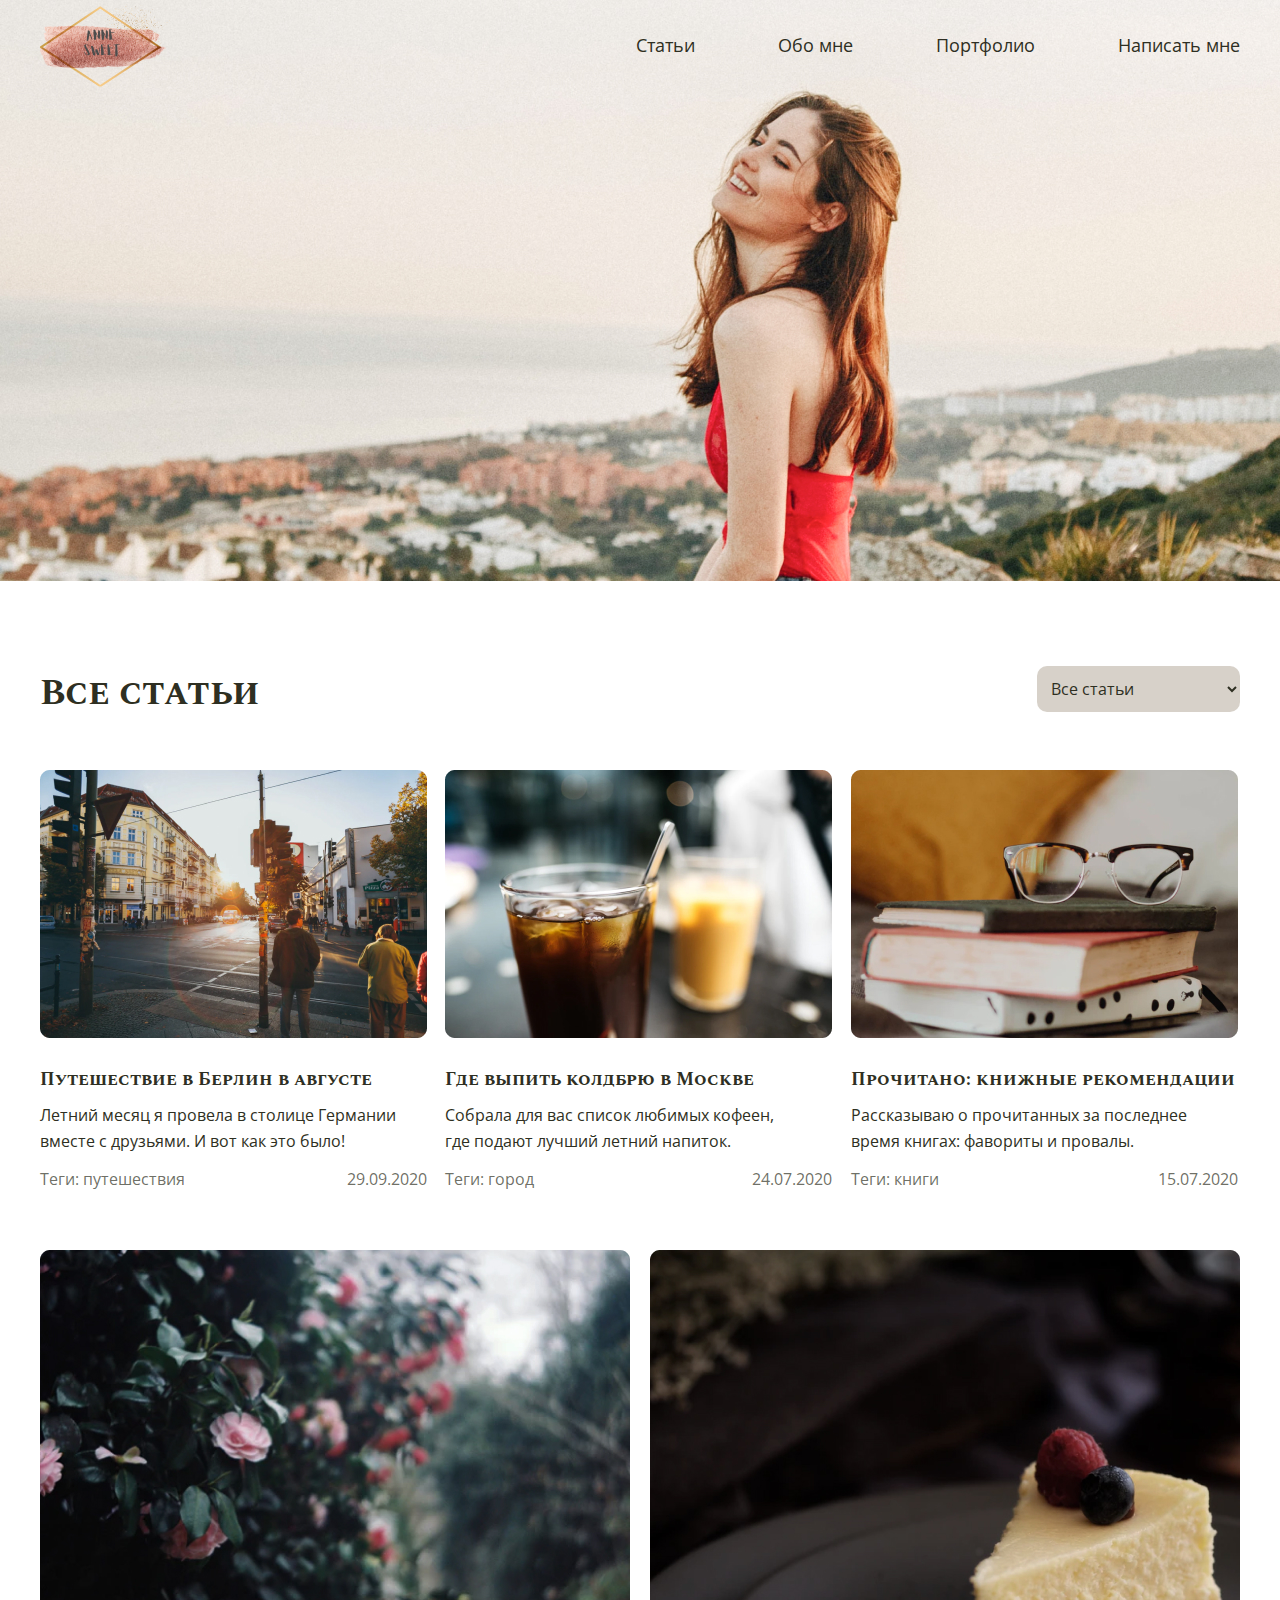
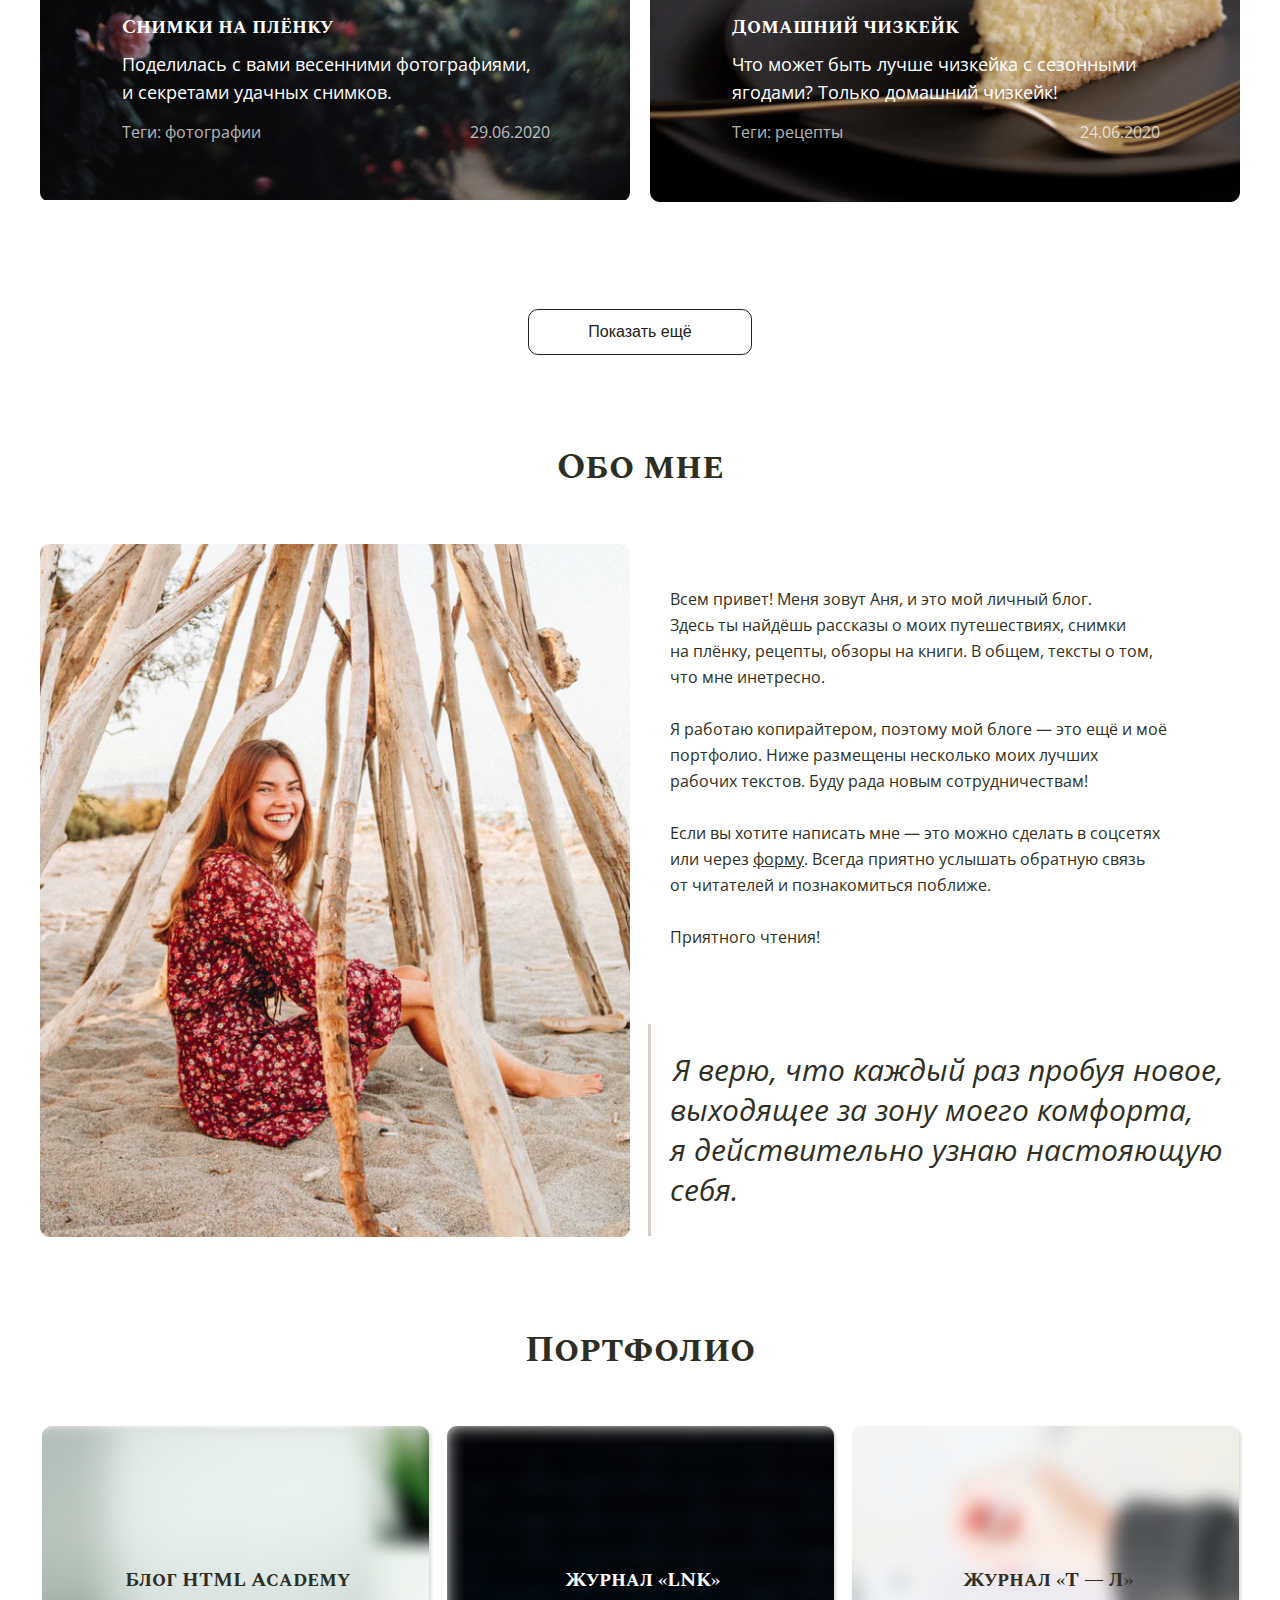
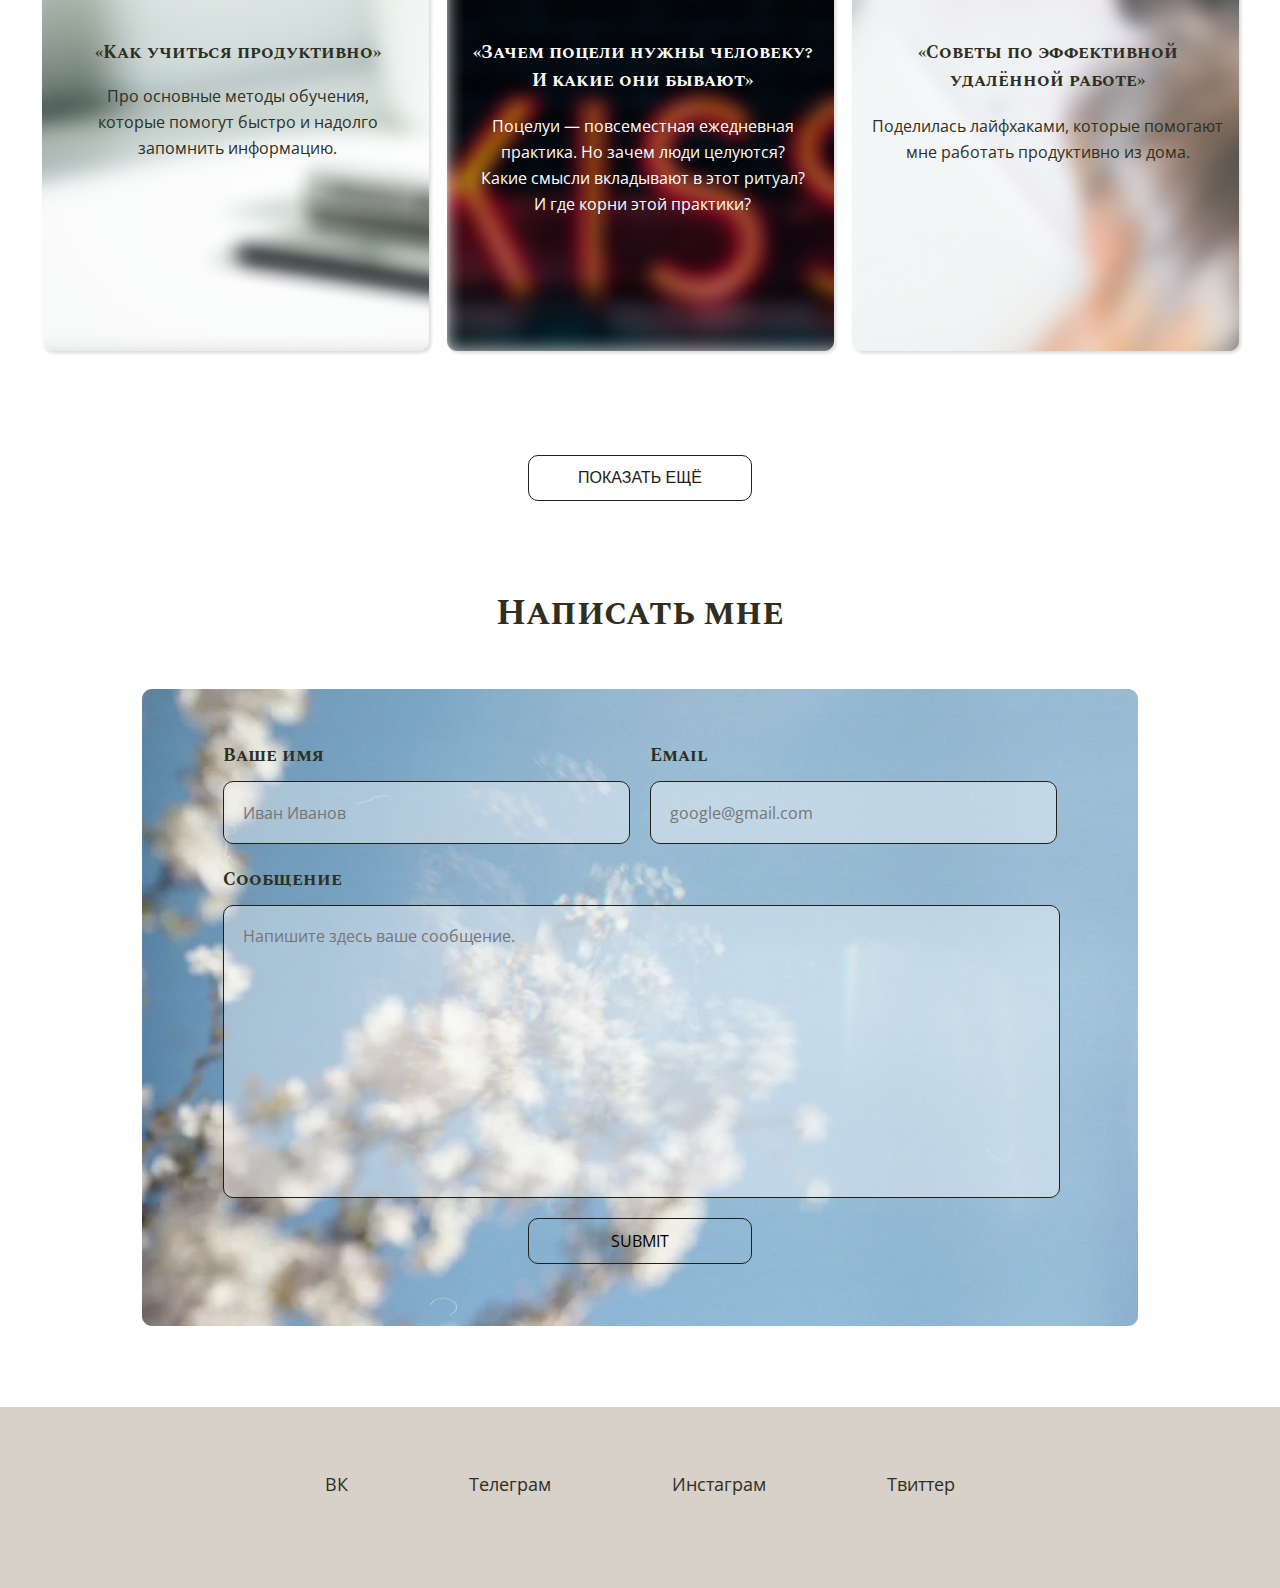
<file: HTMLAcademy/index.html>
<!DOCTYPE html>
<html lang="ru">
	<head>
		<meta charset="UTF-8">
		<link rel="stylesheet" type="text/css" href="style.css">
		<title>Index</title>
		<link href="https://fonts.googleapis.com/css2?family=Open+Sans:ital@0;1&family=Spectral+SC:wght@400;700&display=swap" rel="stylesheet">
	</head>
	<body>
		<div class="intro">
			<header class="header container">
					<div class="logo"></div>
					<nav class="nav">
						<div class="nav_item"><a href="#articles_section">Статьи</a></div>
						<div class="nav_item"><a href="#about_me">Обо мне</a></div>
						<div class="nav_item"><a href="#portfolio">Портфолио</a></div>
						<div class="nav_item"><a href="#write_me">Написать мне</a></div>
					</nav>
			</header>
		</div>

		<main class="main container">

			<section class="articles_section" id="articles_section">

				<header class="articles_header">
					<h2>Все статьи</h2>
					<select class="select" >
						<option value="city">Город</option>
						<option value="books">Книги</option>
						<option value="travels">Путешествия</option>
						<option value="recipes">Рецепты</option>
						<option value="photos">Фотографии</option>
						<option value="all" selected>Все статьи</option>
					</select>
				</header>

				<div class="articles">

					<article class="article_item" data-category="travels">
						<a href="post.html">
							<img src="images/travels.jpg">
						</a>
						<h4 class="article_title">
							<a href="post.html">Путешествие в Берлин в августе</a>
						</h4>
						<p class="article_description">
							Летний месяц я провела в столице Германии вместе с друзьями. И вот как это было!
						</p>
						<div class="article_info">
							<span class="article_tags">
								Теги: путешествия
							</span>
							<span><time>
								29.09.2020
							</time></span>
						</div>
					</article>

					<article class="article_item" data-category="city">
						<a href="post.html">
							<img src="images/city.jpg">
						</a>
						<h4 class="article_title">
							<a href="post.html">Где выпить колдбрю в Москве</a>
						</h4>
						<p class="article_description">
							Собрала для вас список любимых кофеен, где подают лучший летний напиток.
						</p>
						<div class="article_info">
							<span class="article_tags">
								Теги: город
							</span>
							<span><time>
								24.07.2020
							</time></span>
						</div>	
					</article>

					<article class="article_item" data-category="books">
						<a href="post.html">
							<img src="images/books.jpg">
						</a>
						<h4 class="article_title">
							<a href="post.html">Прочитано: книжные рекомендации</a>
						</h4>
						<p class="article_description">
							Рассказываю о прочитанных за последнее время книгах: фавориты и провалы.
						</p>
						<div class="article_info">
							<span class="article_tags">
								Теги: книги
							</span>
							<span><time>
								15.07.2020
							</time></span>
						</div>
					</article>

					<article class="article_item" data-category="photos">
						<a href="post.html">
							<img src="images/photos.jpg">
						</a>
						<h3 class="article_title">
							<a href="post.html">Снимки на плёнку</a>
						</h3>
						<p class="article_description">
							Поделилась с вами весенними фотографиями, и секретами удачных снимков.
						</p>
						<div class="article_info">
							<span class="article_tags">
								Теги: фотографии
							</span>
							<span><time>
								29.06.2020
							</time></span>
						</div>
					</article>

					<article class="article_item" data-category="recipes">
						<a href="post.html">
							<img src="images/recipes.jpg">
						</a>
						<h3 class="article_title">
							<a href="post.html">Домашний чизкейк</a>
						</h3>
						<p class="article_description">
							Что может быть лучше чизкейка с сезонными ягодами? Только домашний чизкейк!
						</p>
						<div class="article_info">
							<span class="article_tags">
								Теги: рецепты
							</span>
							<span><time>
								24.06.2020
							</time></span>
						</div>
					</article>

				</div> <!-- articles -->
				<div class="button">
					<button class="btn">Показать ещё</button>
				</div>
			</section> <!-- article_section -->


			<section class="about_me" id="about_me">
				<h2>Обо мне</h2>
				<img src="images/about_me.jpg" alt="" class="about_img">
				<div class="about_text">
					<p>
						Всем привет! Меня зовут Аня, и это мой личный блог.<br> Здесь ты найдёшь рассказы о моих путешествиях, снимки<br> на плёнку, рецепты, обзоры на книги. В общем, тексты о том,<br> что мне инетресно.
					</p>
					<p>
						Я работаю копирайтером, поэтому мой блоге — это ещё и моё портфолио. Ниже размещены несколько моих лучших<br> рабочих текстов. Буду рада новым сотрудничествам!
					</p>
					<p>
						Если вы хотите написать мне — это можно сделать в соцсетях<br> или через <a href="#write_me">форму</a>. Всегда приятно услышать обратную связь<br> от читателей и познакомиться поближе.
					</p>
					<p>
						Приятного чтения!
					</p>
					<blockquote>
						Я верю, что каждый раз пробуя новое, выходящее за зону моего комфорта,<br> я действительно узнаю настояющую себя. 
					</blockquote>
			</div>
			</section> <!-- about_me -->


			<section class="portfolio" id="portfolio">
				<h2>Портфолио</h2>
				<div class="posts">

					<div class="post">
						<img src="images/blog.jpg" alt="">
						<h3>Блог HTML Academy</h3>
						<h4>«Как учиться продуктивно»</h4>
						<p>Про основные методы обучения,<br> которые помогут быстро и надолго<br> запомнить информацию.</p>
					</div>

					<div class="post">
						<img src="images/magazine.jpg" alt="">
						<h3>Журнал «LNK»</h3>
						<h4>«Зачем поцели нужны человеку?<br> И какие они бывают»</h4>
						<p>Поцелуи — повсеместная ежедневная<br> практика. Но зачем люди целуются?<br> Какие смысли вкладывают в этот ритуал?<br> И где корни этой практики?</p>
					</div>

					<div class="post">
						<img src="images/magazine2.jpg" alt="">
						<h3>Журнал «Т — Л»</h3>
						<h4>«Советы по эффективной<br> удалённой работе»</h4>
						<p>Поделилась лайфхаками, которые помогают<br> мне работать продуктивно из дома.</p>
					</div>

				</div>

				<div class="button">
					<button class="btn">Показать ещё</button>
				</div>
			</section> <!-- portfolio -->


			<section class="write_me" id="write_me">

				<h2>Написать мне</h2>
				<div class="write_me_div">
					<form action="" class="write_me_form">
						<label class="name">
							<h4>Ваше имя</h4>
							<input type="text" placeholder="Иван Иванов" required>
						</label>
						<label class="email">
							<h4>Email</h4>
							<input type="email" placeholder="google@gmail.com" required>
						</label>
						<label class="message">
							<h4>Сообщение</h4>
							<textarea class="textarea" name="message" placeholder="Напишите здесь ваше сообщение." maxlength="200" minlength="10"></textarea>
						</label>
						<div class="button">
							<input type="submit" class="submit-button">
						</div>
					</form>
				</div>

			</section> <!-- write_me -->
		</main>

		<footer class="footer">
			<div class="footer_links">
				<a href="">ВК</a>
				<a href="">Телеграм</a>
				<a href="">Инстаграм</a>
				<a href="">Твиттер</a>
			</div>
		</footer>
		<script src="form.js"></script>
		<script src="select.js"></script>
	</body>
</html>
</file>
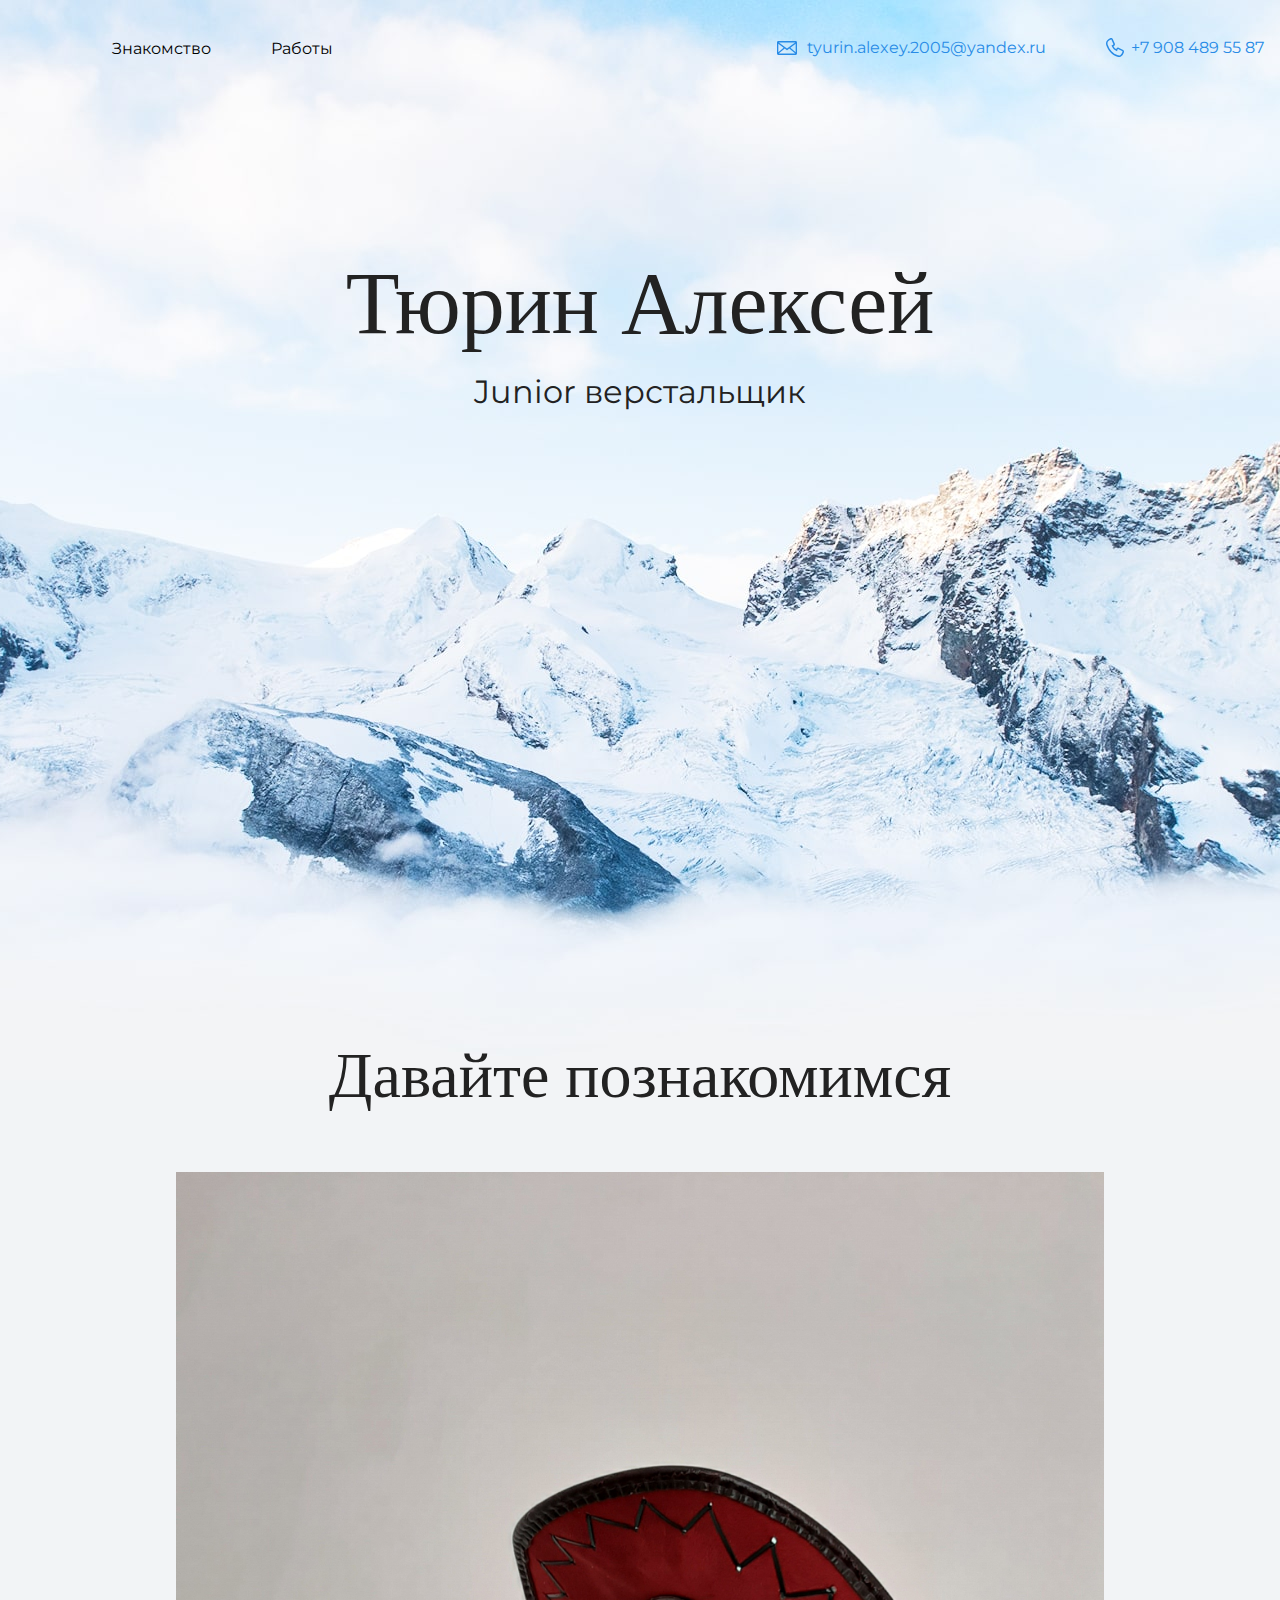
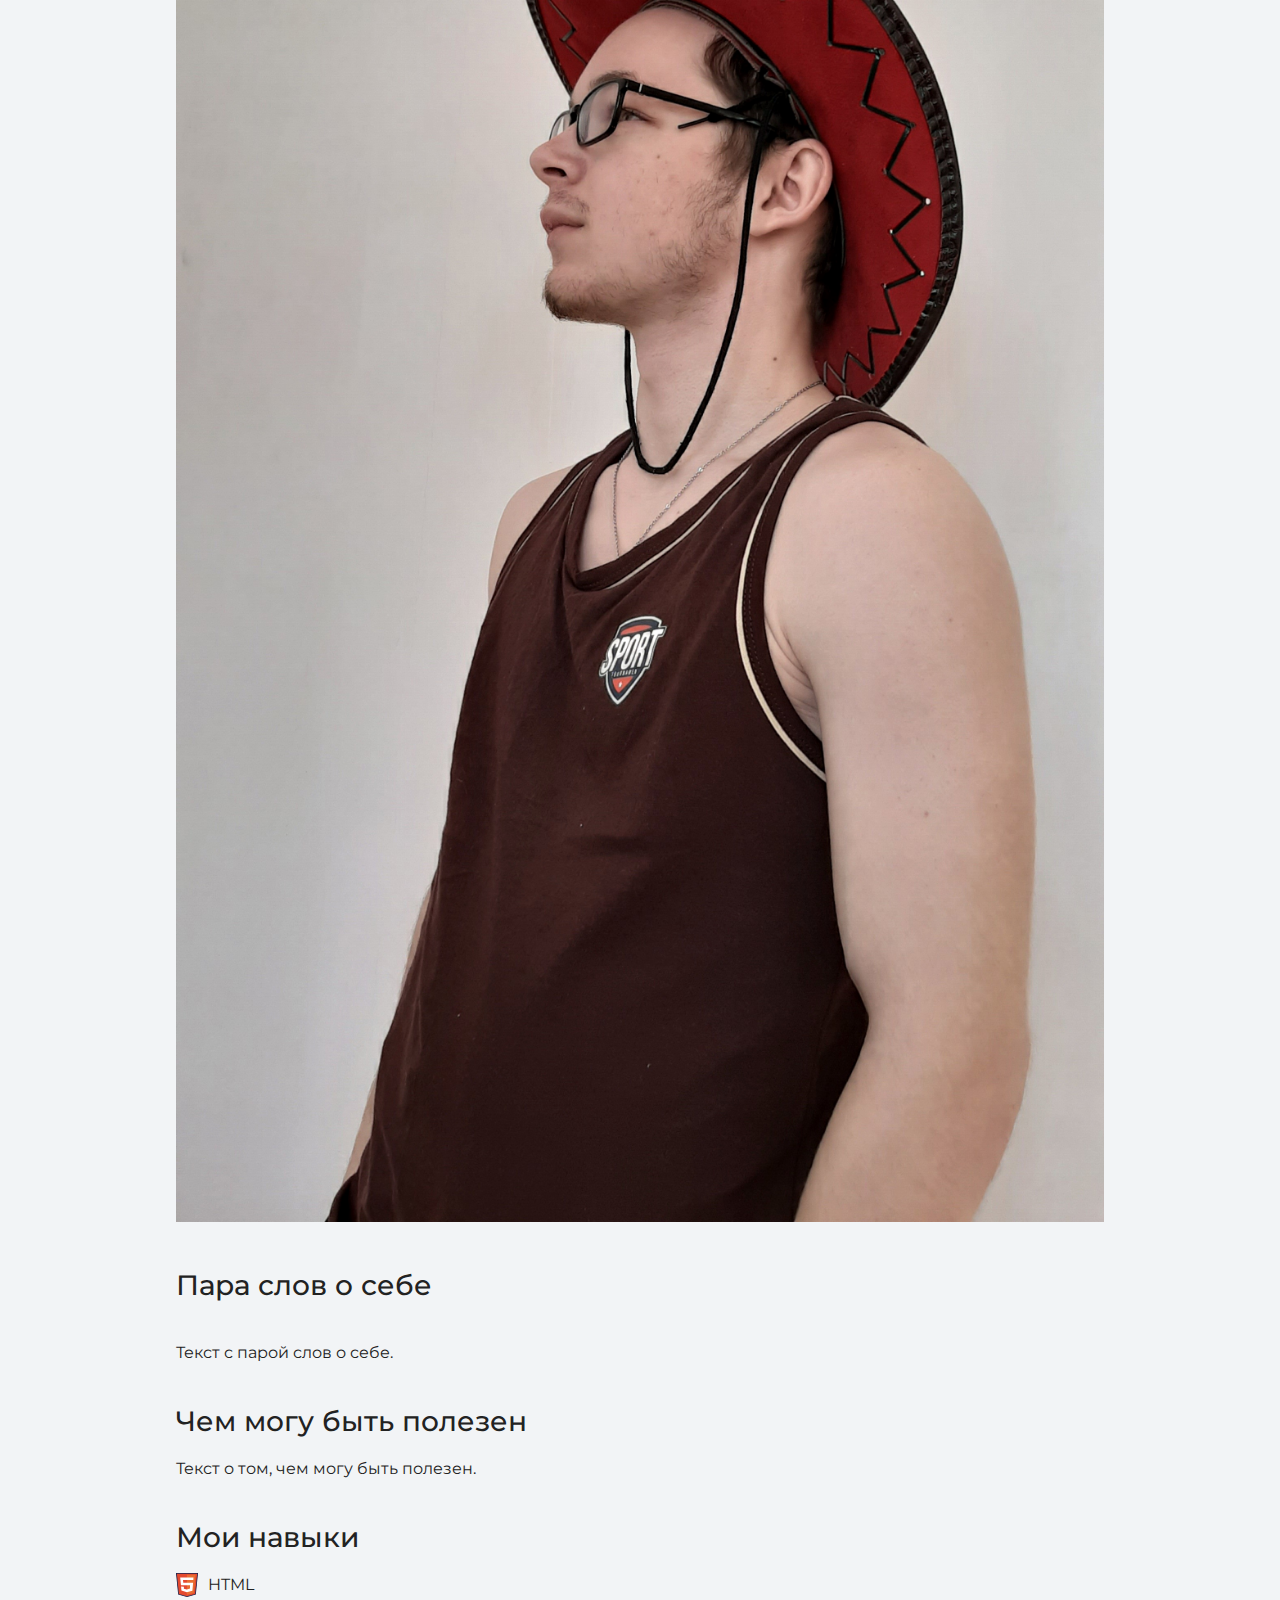
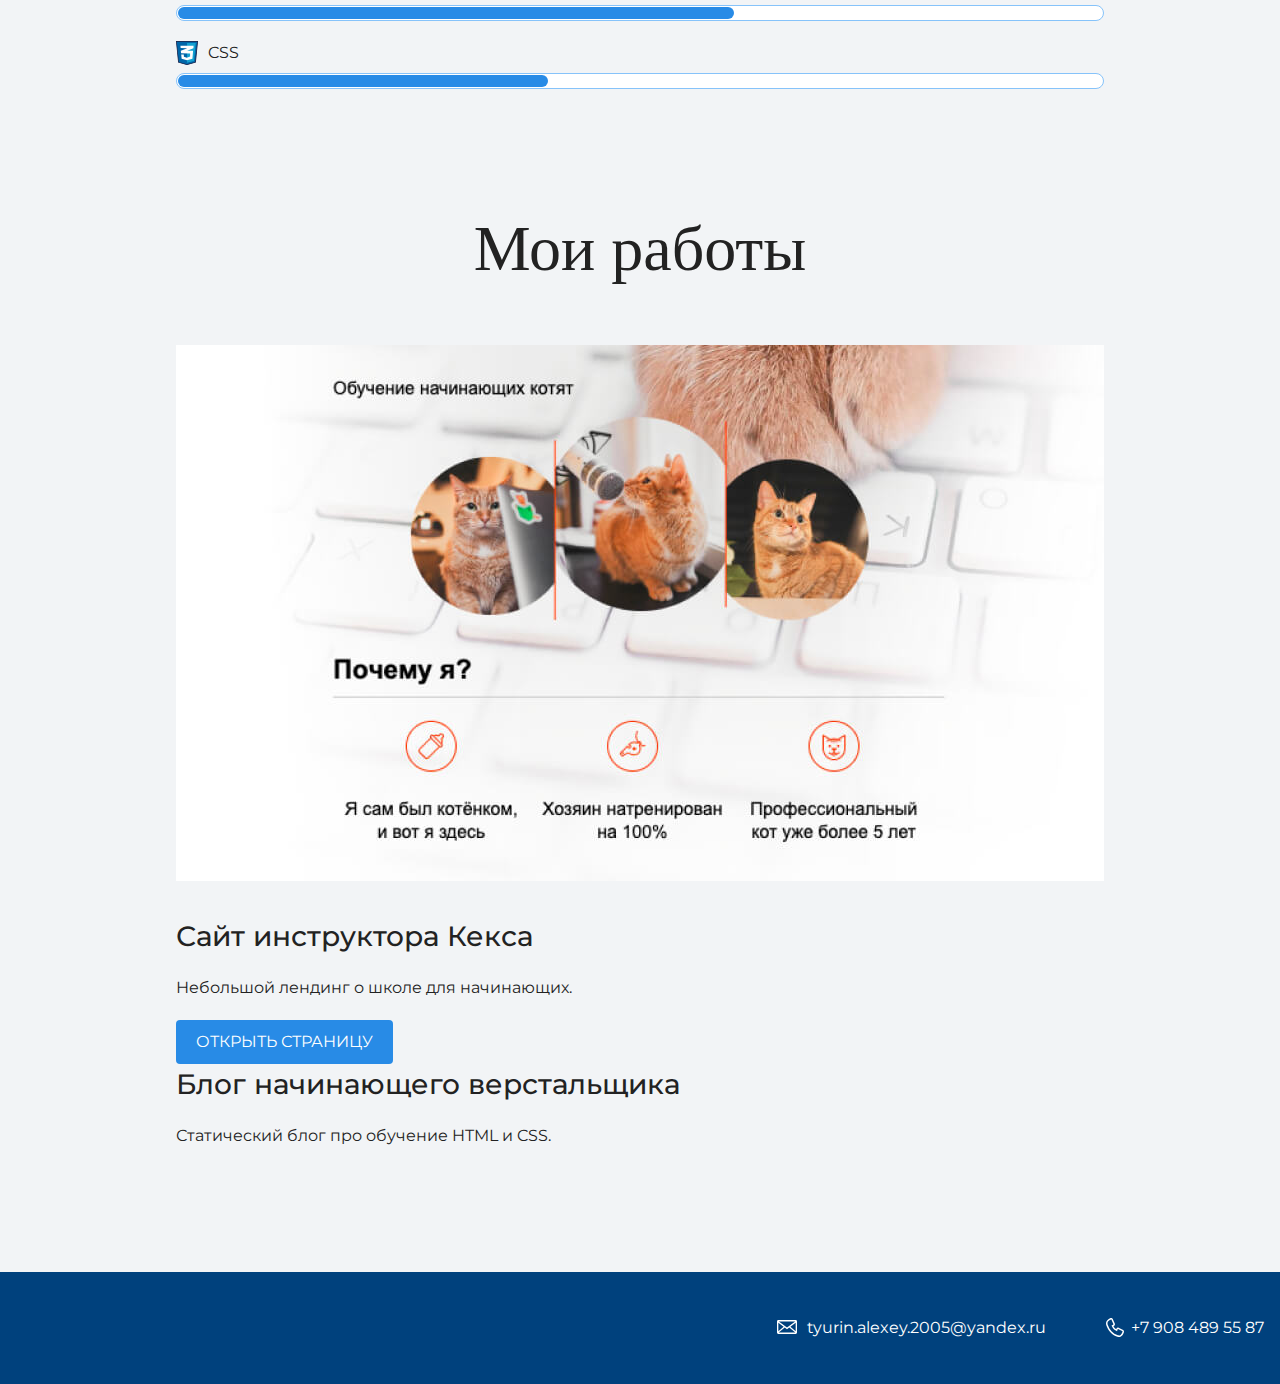
<file: Sprint/index.html>
<!DOCTYPE html>
<html lang="ru">
  <head>
    <meta charset="UTF-8">
    <link rel="stylesheet" href="style.css">
    <title>Портфолио Junior верстальщика</title>
    <link href="https://fonts.googleapis.com/css?family=Montserrat:400,500,700|Old+Standard+TT&display=swap&subset=cyrillic" rel="stylesheet">
  </head>

  <body>
    <header class="page-header">
      <div class="container">
        <ul class="main-menu">
          <li><a href="#intro">Знакомство</a></li>
          <li><a href="#portfolio">Работы</a></li>
        </ul>
        <a href="mailto:tyurin.alexey.2005@yandex.ru" class="header-email">tyurin.alexey.2005@yandex.ru</a>
        <a href="tel:+79084895587" class="header-phone">+7 908 489 55 87</a>
      </div>
    </header>

    <section class="hero-image">
      <div class="container">
        <h1 class="heading">Тюрин Алексей</h1>
        <p>Junior верстальщик</p>
      </div>
    </section>

    <section class="intro" id="intro">
      <div class="container">
        <h2 class="subheading">Давайте познакомимся</h2>
        <figure class="user-image">
          <img src="files/user.jpg" width="928" alt="Фотография автора">
        </figure>
        <div>
          <h3>Пара слов о себе</h3>
          </p>Текст с парой слов о себе.</p>
        </div>
        <div>
          <h3>Чем могу быть полезен</h3>
          <p>Текст о том, чем могу быть полезен.</p>
        </div>
        <div class="skills">
          <h3>Мои навыки</h3>
          <dl class="skills-list">
            <dt class="skill-html">HTML</dt>
            <dd class="level"><div style="width: 60%;">60%</div></dd>
            <dt class="skill-css">CSS</dt>
            <dd class="level"><div style="width: 40%;">40%</div></dd>
          </dl>
        </div>
      </div>
    </section>

    <section class="portfolio" id="portfolio">
      <div class="container">
        <h2 class="subheading">Мои работы</h2>
        <figure class="project-image">
          <img src="files/project.jpg" width="928" height="536" alt="Cайт инструктора Кекса">
        </figure>
        <h3>Сайт инструктора Кекса</h3>
        <p>Небольшой лендинг о школе для начинающих.</p>
        <a class="button" href="source/project/index.html">Открыть страницу</a>
        <h3>Блог начинающего верстальщика</h3>
        <p>Статический блог про обучение HTML и CSS.</p>
      </div>
    </section>

    <footer class="page-footer">
      <div class="container">
        <a href="mailto:tyurin.alexey.2005@yandex.ru" class="footer-email">tyurin.alexey.2005@yandex.ru</a>
        <a href="tel:+79084895587" class="footer-phone">+7 908 489 55 87</a>
      </div>
    </footer>
  </body>
</html>
</file>
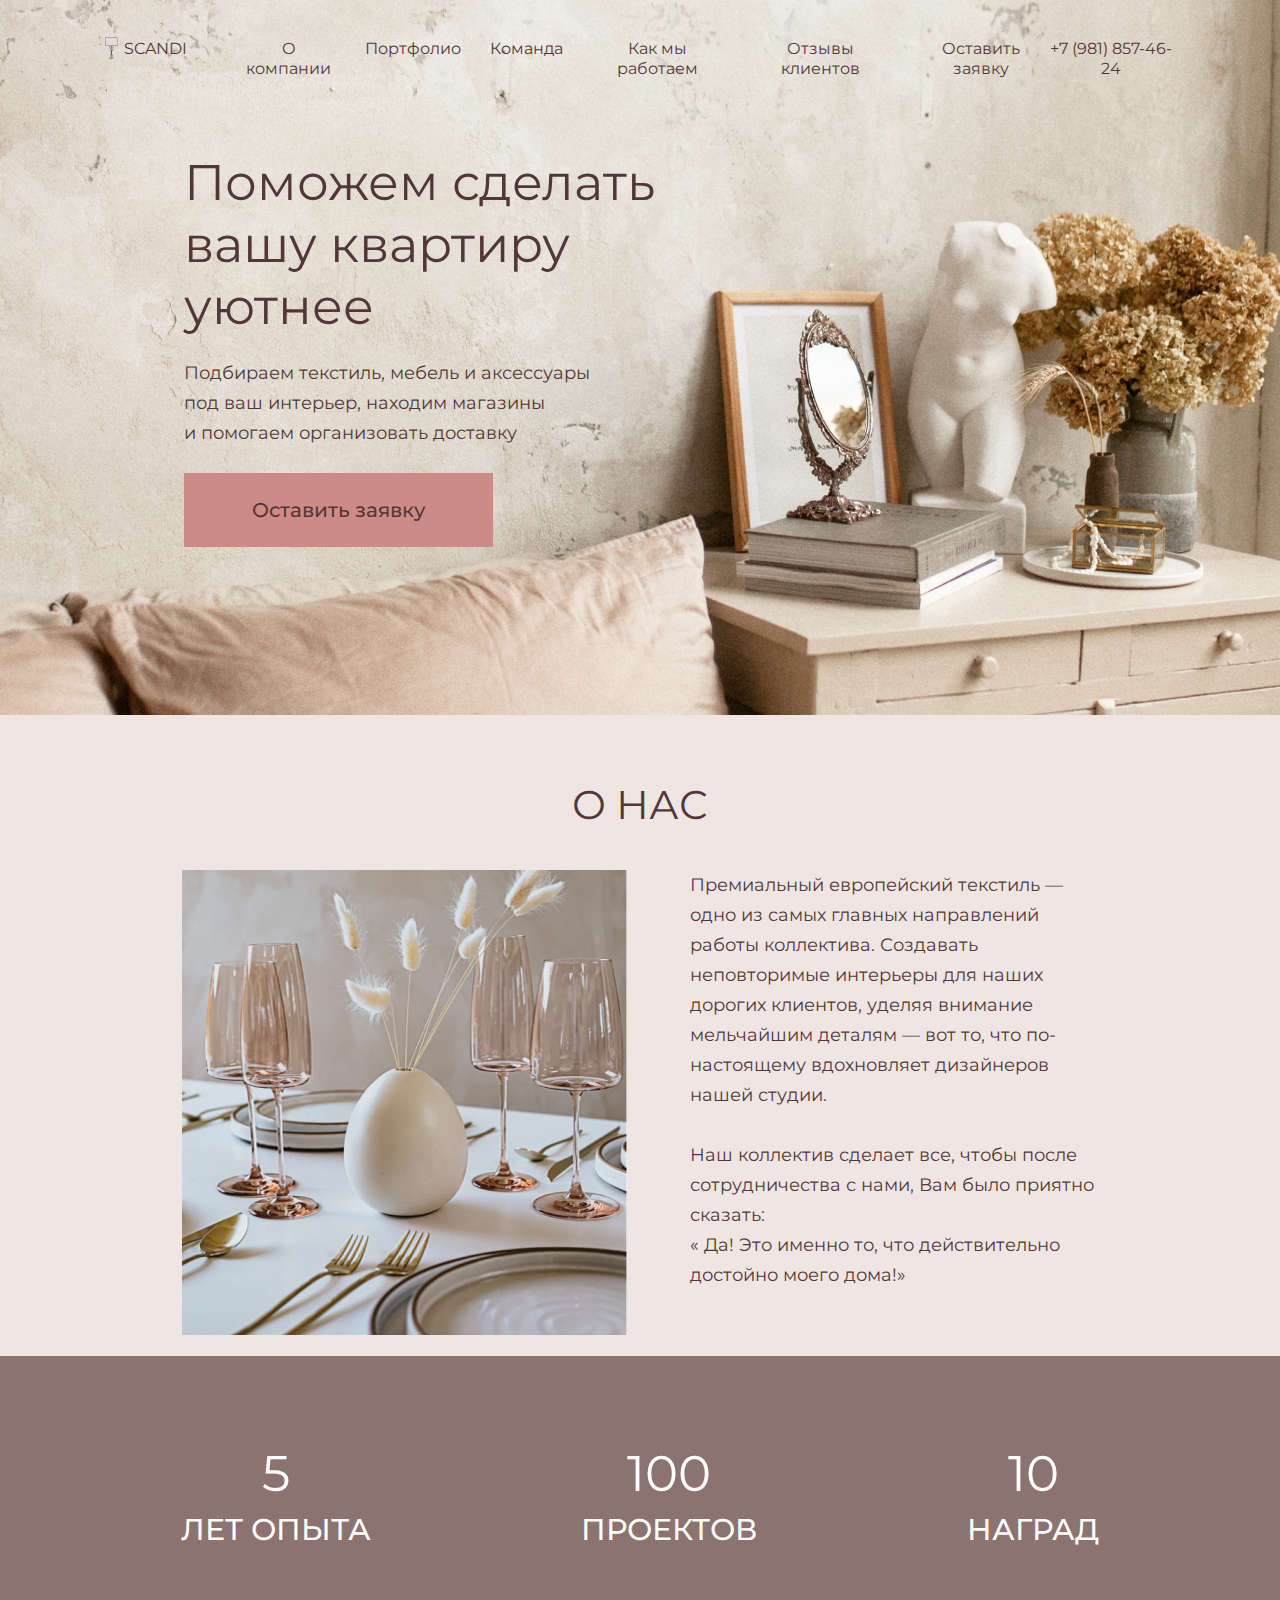
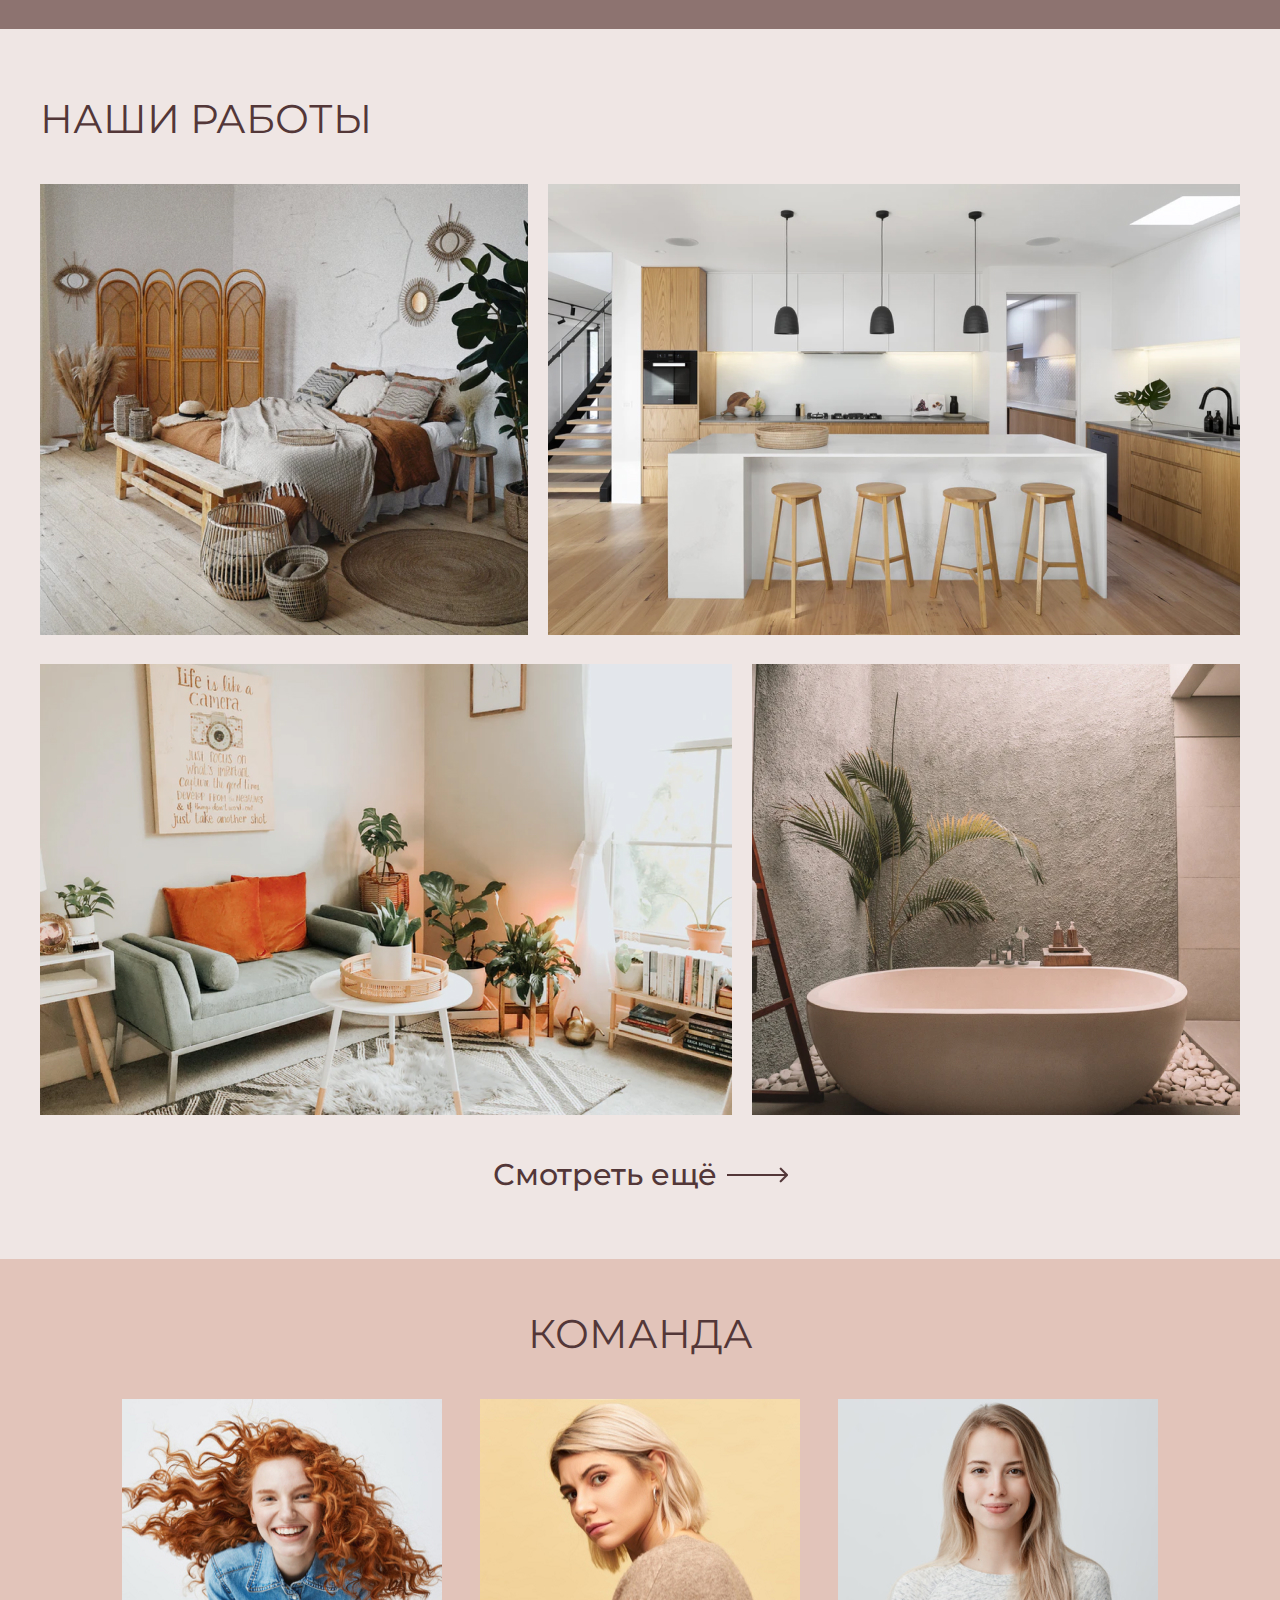
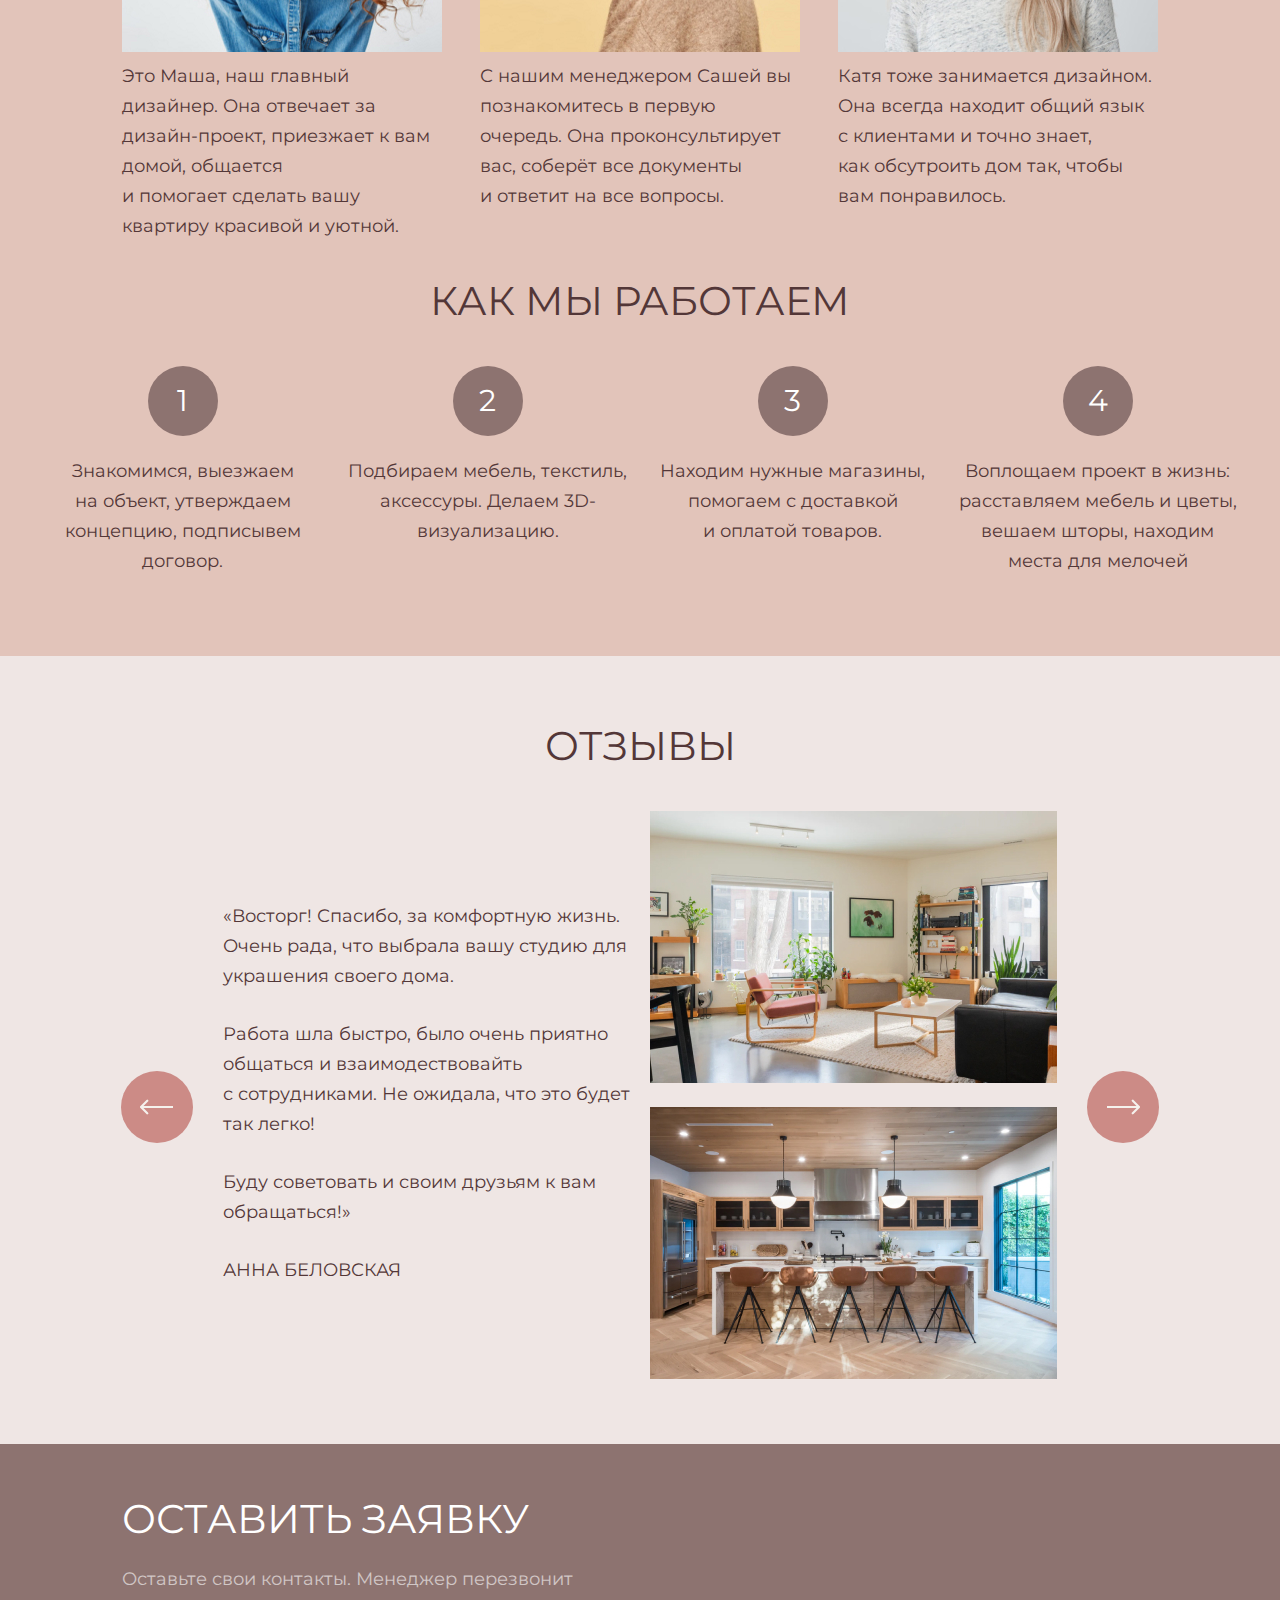
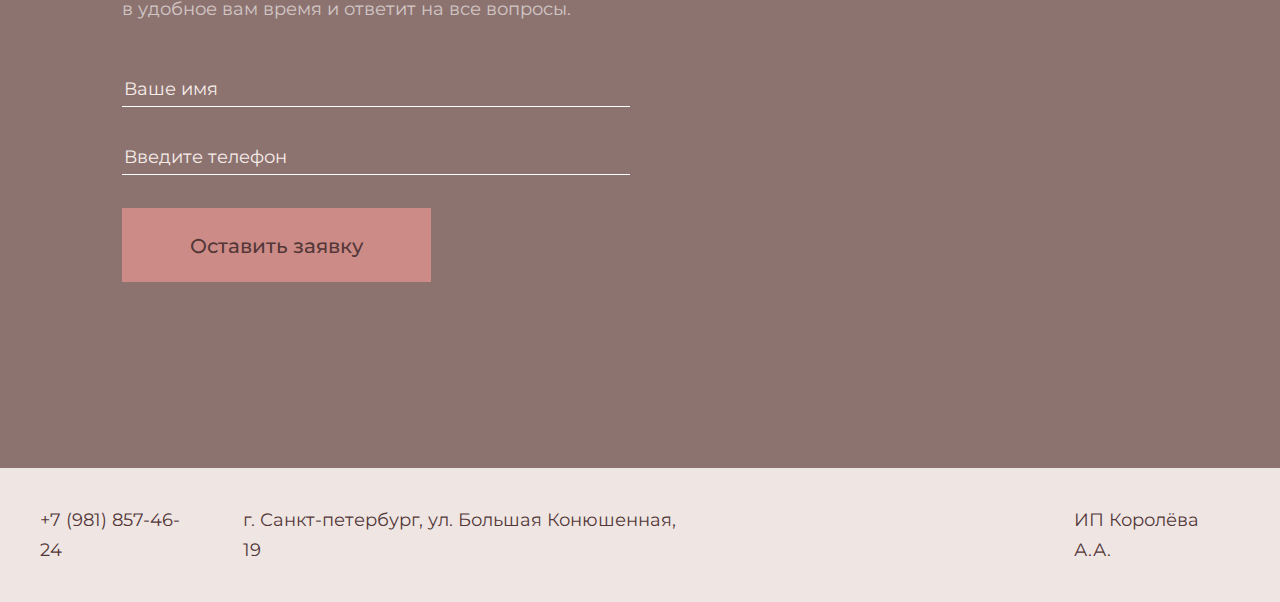
<file: zaverstaiu3/index.html>
<!DOCTYPE html>
<html lang="ru">
    <head>
        <meta charset="UTF-8">
        <meta http-equiv="X-UA-Compatible" content="IE=edge">
        <meta name="viewport" content="width=device-width, initial-scale=1.0">
        <link rel="stylesheet" href="style.css">
        <link rel="preconnect" href="https://fonts.gstatic.com">
        <link href="https://fonts.googleapis.com/css2?family=Montserrat:wght@400;500&display=swap" rel="stylesheet">
        <link rel="shortcut icon" type="image/x-icon" href="favicon.ico">
        <title>SCANDI</title>
    </head>
    <body>
        <header class="header">
                <div class="logo">
                    <a href="index.html" class="company">SCANDI</a>
                </div>
                <nav class="nav">
                    <a href="#about_us">О компании</a>
                    <a href="#our_works">Портфолио</a>
                    <a href="#team">Команда</a>
                    <a href="#how_we_work">Как мы работаем</a>
                    <a href="#reviews">Отзывы клиентов</a>
                    <a href="#request">Оставить заявку</a>
                </nav>
                <a href="tel:+79818574624">+7 (981) 857-46-24</a>
        </header> <!-- Header -->
        <section class="intro">
            <h1 class="intro_title">
                Поможем сделать вашу квартиру уютнее
            </h1>
            <p class="intro_article">
                Подбираем текстиль, мебель и аксессуары под ваш интерьер, находим магазины<br> и помогаем организовать доставку 
            </p>
            <a href="#request" class="request_btn">Оставить заявку</a>
        </section> <!-- Intro -->
            <section class="about_us" id="about_us">
                    <h2>О НАС</h2>
                <div class="container">
                    <img src="img/about_us_img.jpg" alt="Стол с столовыми приборами и вазой" class="about_us_image">
                    <div class="about_us_content">
                        <p>
                            Премиальный европейский текстиль — одно из самых главных направлений работы коллектива. Создавать неповторимые интерьеры для наших дорогих клиентов, уделяя внимание мельчайшим деталям — вот то, что по-настоящему вдохновляет дизайнеров нашей студии.
                        </p>
                        <p>
                            Наш коллектив сделает все, чтобы после сотрудничества с нами,  Вам было приятно сказать:<br> « Да! Это именно то, что действительно достойно моего дома!»
                        </p>
                    </div>
                </div>
            </section> <!-- About Us -->
            <div class="statistics">
                <div class="container">
                    <div class="stat_item">
                        <div>5</div>
                        <div>ЛЕТ ОПЫТА</div>
                    </div>
                    <div class="stat_item">
                        <div>100</div>
                        <div>ПРОЕКТОВ</div>
                    </div>
                    <div class="stat_item">
                        <div>10</div>
                        <div>НАГРАД</div>
                    </div>
                </div> <!-- Statistics -->
            </div>
            <section class="our_works" id="our_works">
                <div class="container">
                    <h2 class="works_title">НАШИ РАБОТЫ</h2>
                    <div class="works">
                        <div class="works_item">
                            <img src="img/work_1.jpg" alt="Спальня" class="works_photo">
                            <div class="works_content">
                                <div class="works_item_title">Квартира-студия 30 кв.м.</div>
                                <div class="works_text">
                                    В квартире были светлые стены и тёплые цвета. Мы сконцентрировались<br> на отсылках к природе и сделали ребятам уютный интерьер, отсылающий к виллам островов Бали.
                                </div>
                            </div>
                        </div>
                        <div class="works_item">
                            <img src="img/work_2.jpg" alt="Кухня" class="works_photo">
                            <div class="works_content">
                                <div class="works_item_title">Квартира-студия 30 кв.м.</div>
                                <div class="works_text">
                                    В квартире были светлые стены и тёплые цвета.<br> Мы сконцентрировались на отсылках к природе и сделали ребятам уютный интерьер, отсылающий к виллам островов Бали.
                                </div>
                            </div>
                        </div>
                        <div class="works_item">
                            <img src="img/work_3.jpg" alt="Гостинная" class="works_photo">
                            <div class="works_content">
                                <div class="works_item_title">Квартира-студия 30 кв.м.</div>
                                <div class="works_text">
                                    В квартире были светлые стены и тёплые цвета.<br> Мы сконцентрировались на отсылках к природе и сделали ребятам уютный интерьер, отсылающий к виллам островов Бали.
                                </div>
                            </div>
                        </div>
                        <div class="works_item">
                            <img src="img/work_4.jpg" alt="Ванная" class="works_photo">
                            <div class="works_content">
                                <div class="works_item_title">Квартира-студия 30 кв.м.</div>
                                <div class="works_text">
                                    В квартире были светлые стены и тёплые цвета. Мы сконцентрировались<br> на отсылках к природе и сделали ребятам уютный интерьер, отсылающий к виллам островов Бали.
                                </div>
                            </div>
                        </div>
                    </div>
                    <div class="view_more">
                        <button class="view_more_btn">Смотреть ещё</button>
                    </div>
                </div> <!-- Container -->
            </section> <!-- Our Works -->

            <section class="team" id="team">
                <h2 class="team_title">Команда</h2>
                <div class="container">
                    <div class="team_members">

                        <div class="team_item">
                            <img src="img/team1.jpg" alt="" class="team_photo">
                            <p class="team_description">
                                Это Маша, наш главный дизайнер. Она отвечает за дизайн-проект, приезжает к вам домой, общается<br> и помогает сделать вашу квартиру красивой и уютной.
                            </p>
                        </div>
            
                        <div class="team_item">
                            <img src="img/team2.jpg" alt="" class="team_photo">
                            <p class="team_description">
                                С нашим менеджером Сашей вы познакомитесь в первую очередь. Она проконсультирует вас, соберёт все документы<br> и ответит на все вопросы.
                            </p>
                        </div>
            
                        <div class="team_item">
                            <img src="img/team3.jpg" alt="" class="team_photo">
                            <p class="team_description">
                                Катя тоже занимается дизайном. Она всегда находит общий язык<br> с клиентами и точно знает,<br> как обсутроить дом так, чтобы вам понравилось.
                            </p>
                        </div>

                    </div> <!-- Team Members -->
                    <div class="how_we_work" id="how_we_work">
                        <h2 class="how_title">Как мы работаем</h2>
                        <div class="work_points">

                            <div class="point_item">
                                <div class="point_number">1</div>
                                <div class="point_content">
                                    Знакомимся, выезжаем<br> на объект, утверждаем концепцию, подписывем договор.
                                </div>
                            </div>

                            <div class="point_item">
                                <div class="point_number">2</div>
                                <div class="point_content">
                                    Подбираем мебель, текстиль, аксессуры. Делаем 3D-визуализацию.
                                </div>
                            </div>

                            <div class="point_item">
                                <div class="point_number">3</div>
                                <div class="point_content">
                                    Находим нужные магазины, помогаем с доставкой<br> и оплатой товаров.
                                </div>
                            </div>

                            <div class="point_item">
                                <div class="point_number">4</div>
                                <div class="point_content">
                                    Воплощаем проект в жизнь: расставляем мебель и цветы, вешаем шторы, находим места для мелочей
                                </div>
                            </div>
                        </div>
                    </div>
                </div> <!-- Container -->
            </section> <!-- Team -->

            <section class="reviews" id="reviews">
                <h2>Отзывы</h2>
                <div class="container">
                    <a href="" class="arrow left"></a>
                    <div class="review_item">
                        <div class="review">
                            <p>
                                «Восторг! Спасибо, за комфортную жизнь. Очень рада, что выбрала вашу студию для украшения своего дома.
                            </p>
                            <p>
                                Работа шла быстро, было очень приятно общаться и взаимодествовайть<br> с сотрудниками. Не ожидала, что это будет так легко!
                            </p>
                            <p>
                                Буду советовать и своим друзьям к вам обращаться!»
                            </p>
                            <div class="author">АННА БЕЛОВСКАЯ</div>
                        </div>      
                        <div class="review_images">
                            <img src="img/review_image1.jpg" alt="" class="review_image">
                            <img src="img/review_image2.jpg" alt="" class="review_image">
                        </div>
                    </div>
                    <a href="" class="arrow"></a>
                </div> <!-- Container -->
            </section> <!-- Reviews -->

            <section class="request" id="request">
                <div class="container">
                    <div class="request_form">
                        <h2 class="request_title">Оставить заявку</h2>
                            <p class="request_description">
                                Оставьте свои контакты. Менеджер перезвонит<br> в удобное вам время и ответит на все вопросы.
                            </p>
                            <input type="text" class="input" placeholder="Ваше имя">
                            <input type="text" class="input" placeholder="Введите телефон">
                            <button class="request_btn">Оставить заявку</button>
                    </div>
                    <div class="map">
                        <iframe src="https://www.google.com/maps/embed?pb=!1m18!1m12!1m3!1d1998.6037872533168!2d30.32085871639636!3d59.93871648187632!2m3!1f0!2f0!3f0!3m2!1i1024!2i768!4f13.1!3m3!1m2!1s0x4696310fca145cc1%3A0x42b32648d8238007!2z0JHQvtC70YzRiNCw0Y8g0JrQvtC90Y7RiNC10L3QvdCw0Y8g0YPQuy4sIDE5LzgsINCh0LDQvdC60YIt0J_QtdGC0LXRgNCx0YPRgNCzLCAxOTExODY!5e0!3m2!1sru!2sru!4v1616147552275!5m2!1sru!2sru" width="590" height="624" style="border:0;" allowfullscreen="" loading="lazy"></iframe>
                    </div>
                </div> <!-- Container -->
            </section> <!-- Request -->

            <footer class="footer">
                <div class="container">
                    <a href="tel:+79818574624">+7 (981) 857-46-24</a>
                    <span class="address">г. Санкт-петербург, ул. Большая Конюшенная, 19</span>
                    <span class="holder_name">ИП Королёва А.А.</span>    
                </div>
            </footer>
    </body>
</html>
</file>
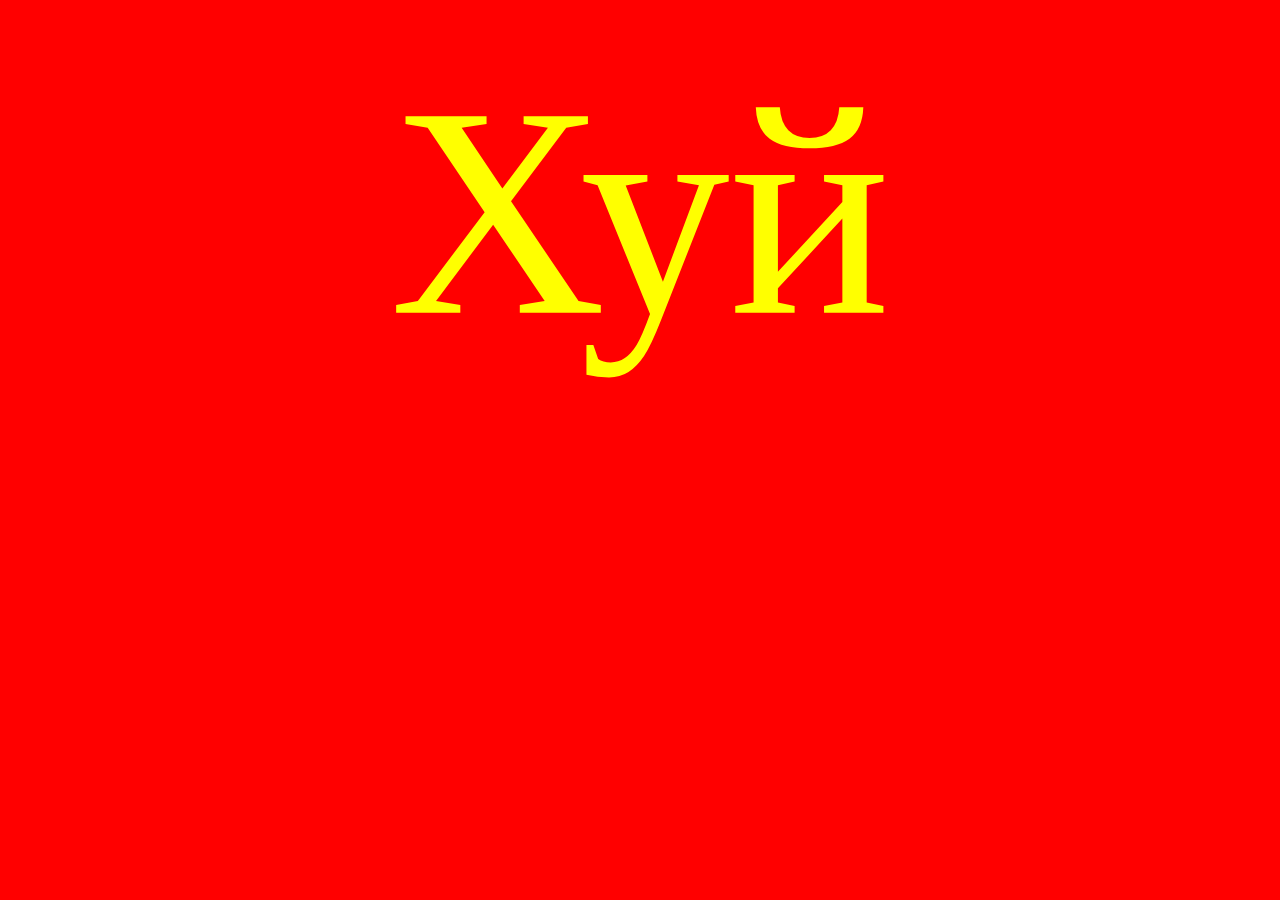
<file: Новая папка (2)/index.html>
<!DOCTYPE html>
<html lang="en">
<head>
    <meta charset="UTF-8">
    <meta http-equiv="X-UA-Compatible" content="IE=edge">
    <meta name="viewport" content="width=device-width, initial-scale=1.0">
    <link rel="stylesheet" href="style.css">
    <title>Document</title>
</head>
<body>
    <a href="1.html">Хуй</a>
</body>
</html>
</file>
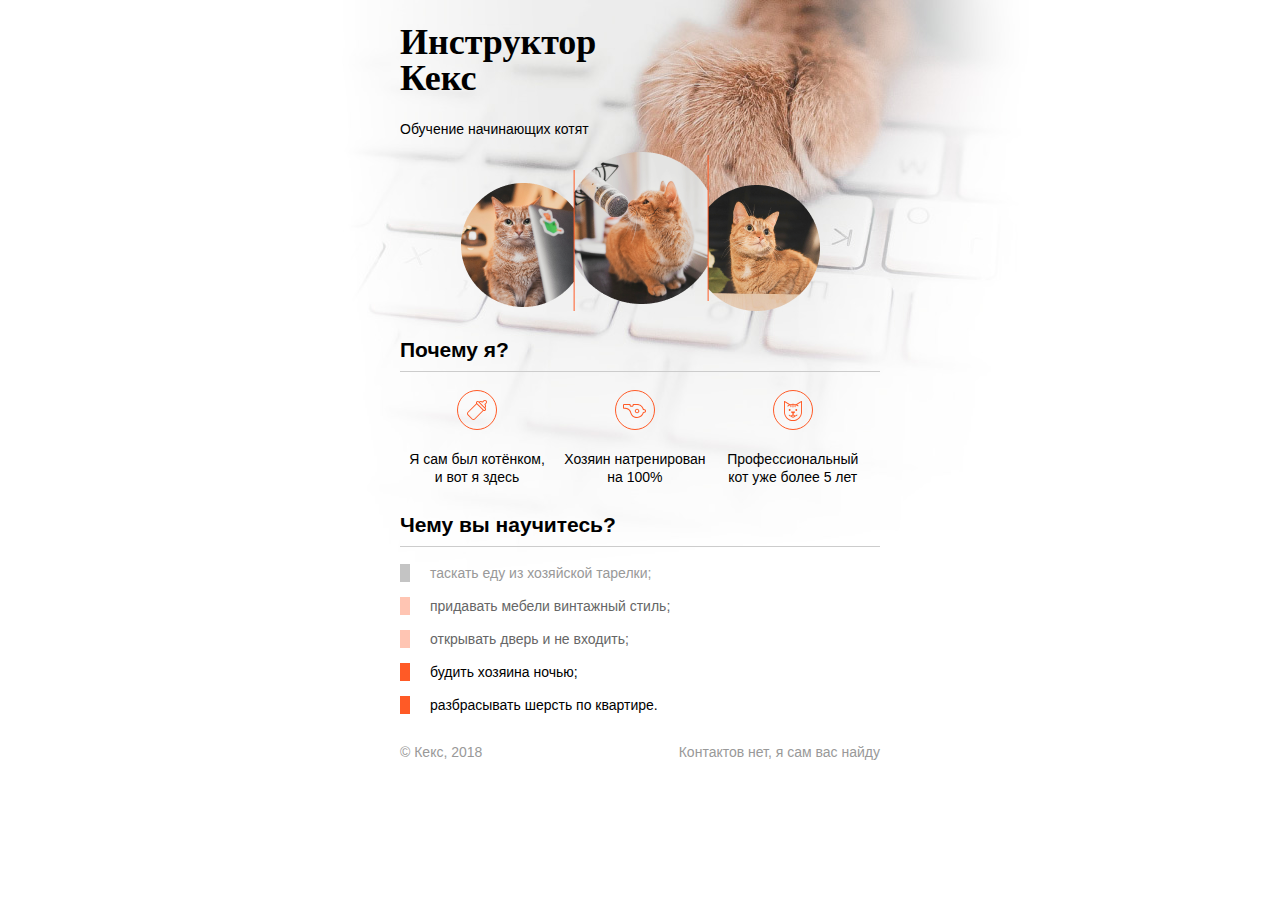
<file: Sprint/source/project/index.html>
<!DOCTYPE html>
<html lang="ru">
  <head>
    <meta charset="utf-8">
    <title>Инструктор Кекс</title>
    <link rel="stylesheet" href="style.css">
  </head>
  <body>
    <div class="container">
      <header class="site-header">
        <h1>Инструктор Кекс</h1>
        <p>Обучение начинающих котят</p>
        <img src="img/keks.png">
      </header>

      <section class="features">
        <h2>Почему я?</h2>
        <p class="feature-kitten">Я сам был котёнком, и вот я здесь</p>
        <p class="feature-train">Хозяин натренирован на 100%</p>
        <p class="feature-cat">Профессиональный кот уже более 5 лет</p>
      </section>

      <section class="skills">
        <h2>Чему вы научитесь?</h2>
        <ul class="skills-list">
          <li class="skills-item">таскать еду из хозяйской тарелки;</li>
          <li class="skills-item standart">придавать мебели винтажный стиль;</li>
          <li class="skills-item standart">открывать дверь и не входить;</li>
          <li class="skills-item vip">будить хозяина ночью;</li>
          <li class="skills-item vip">разбрасывать шерсть по квартире.</li>
        </ul>
      </section>

      <footer class="site-footer">
        <p>© Кекс, 2018</p>
        <p>Контактов нет, я сам вас найду</p>
      </footer>
    </div>
  </body>
</html>
</file>
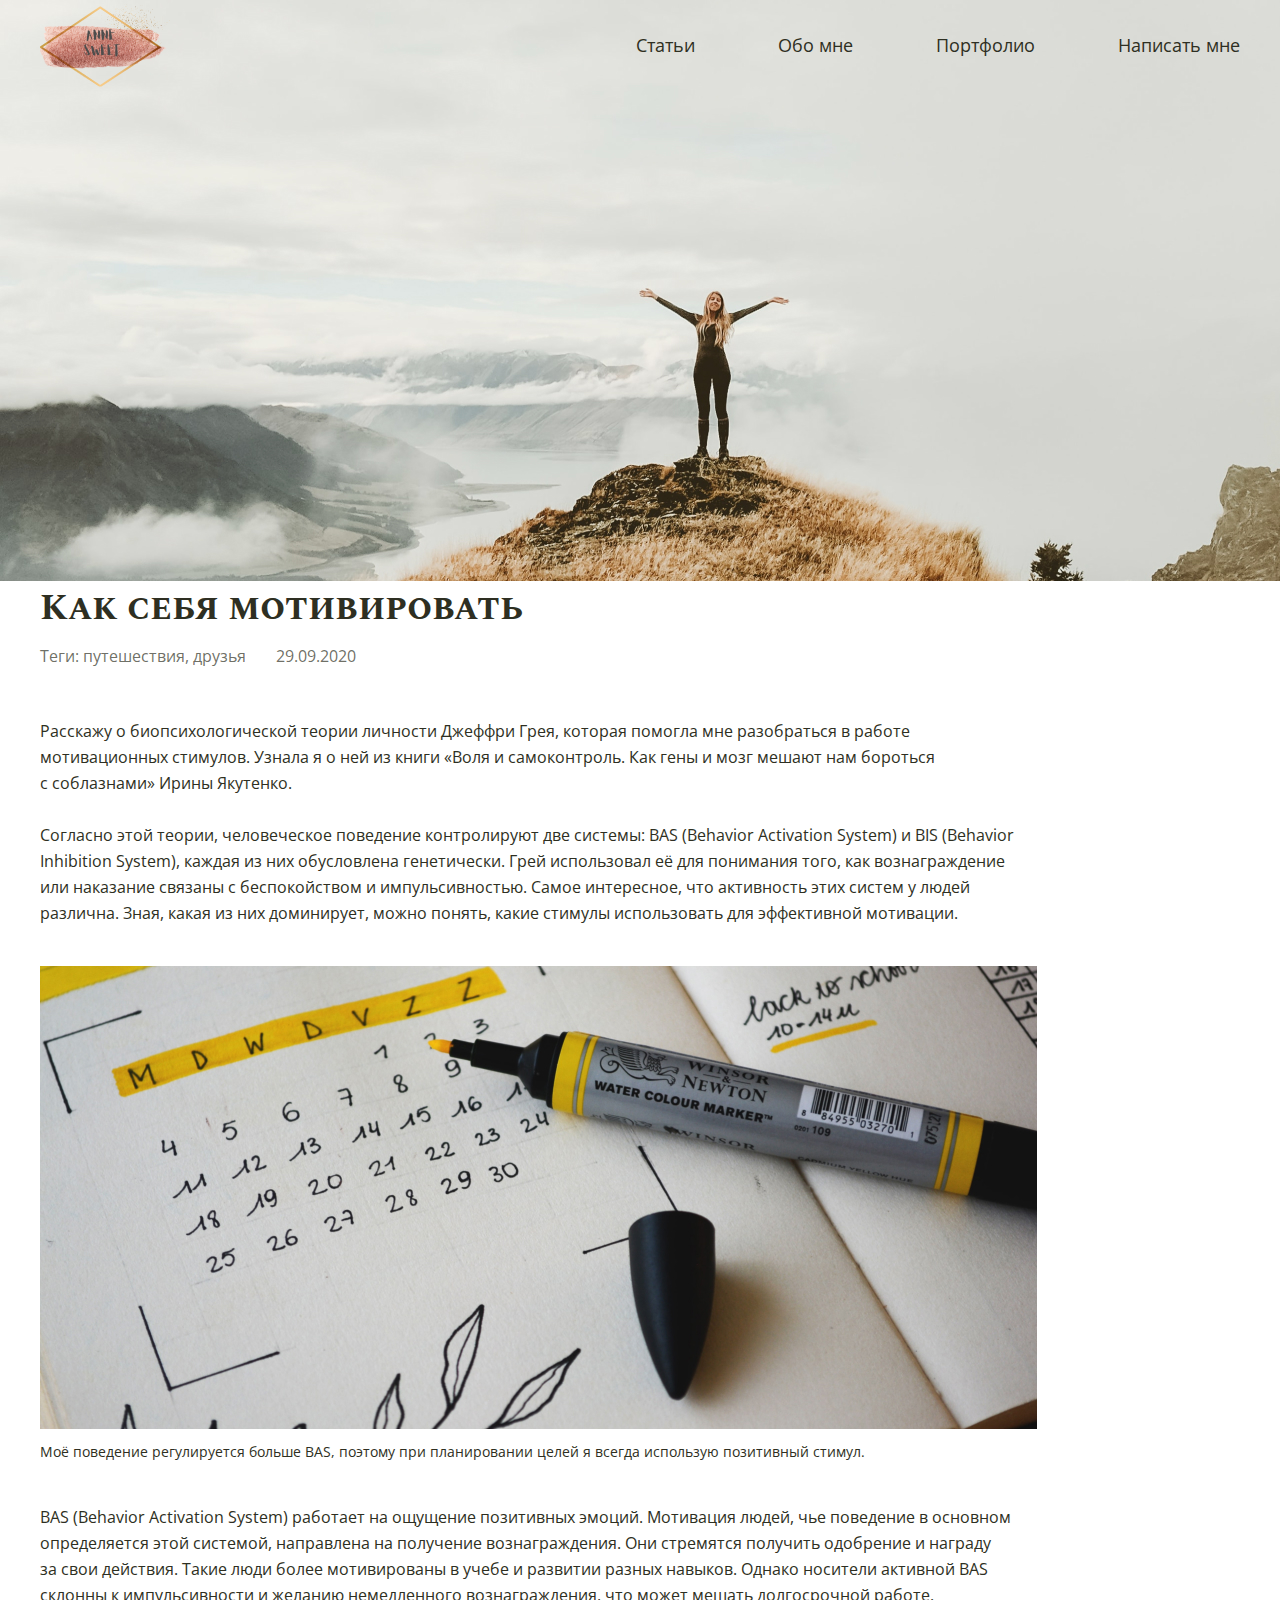
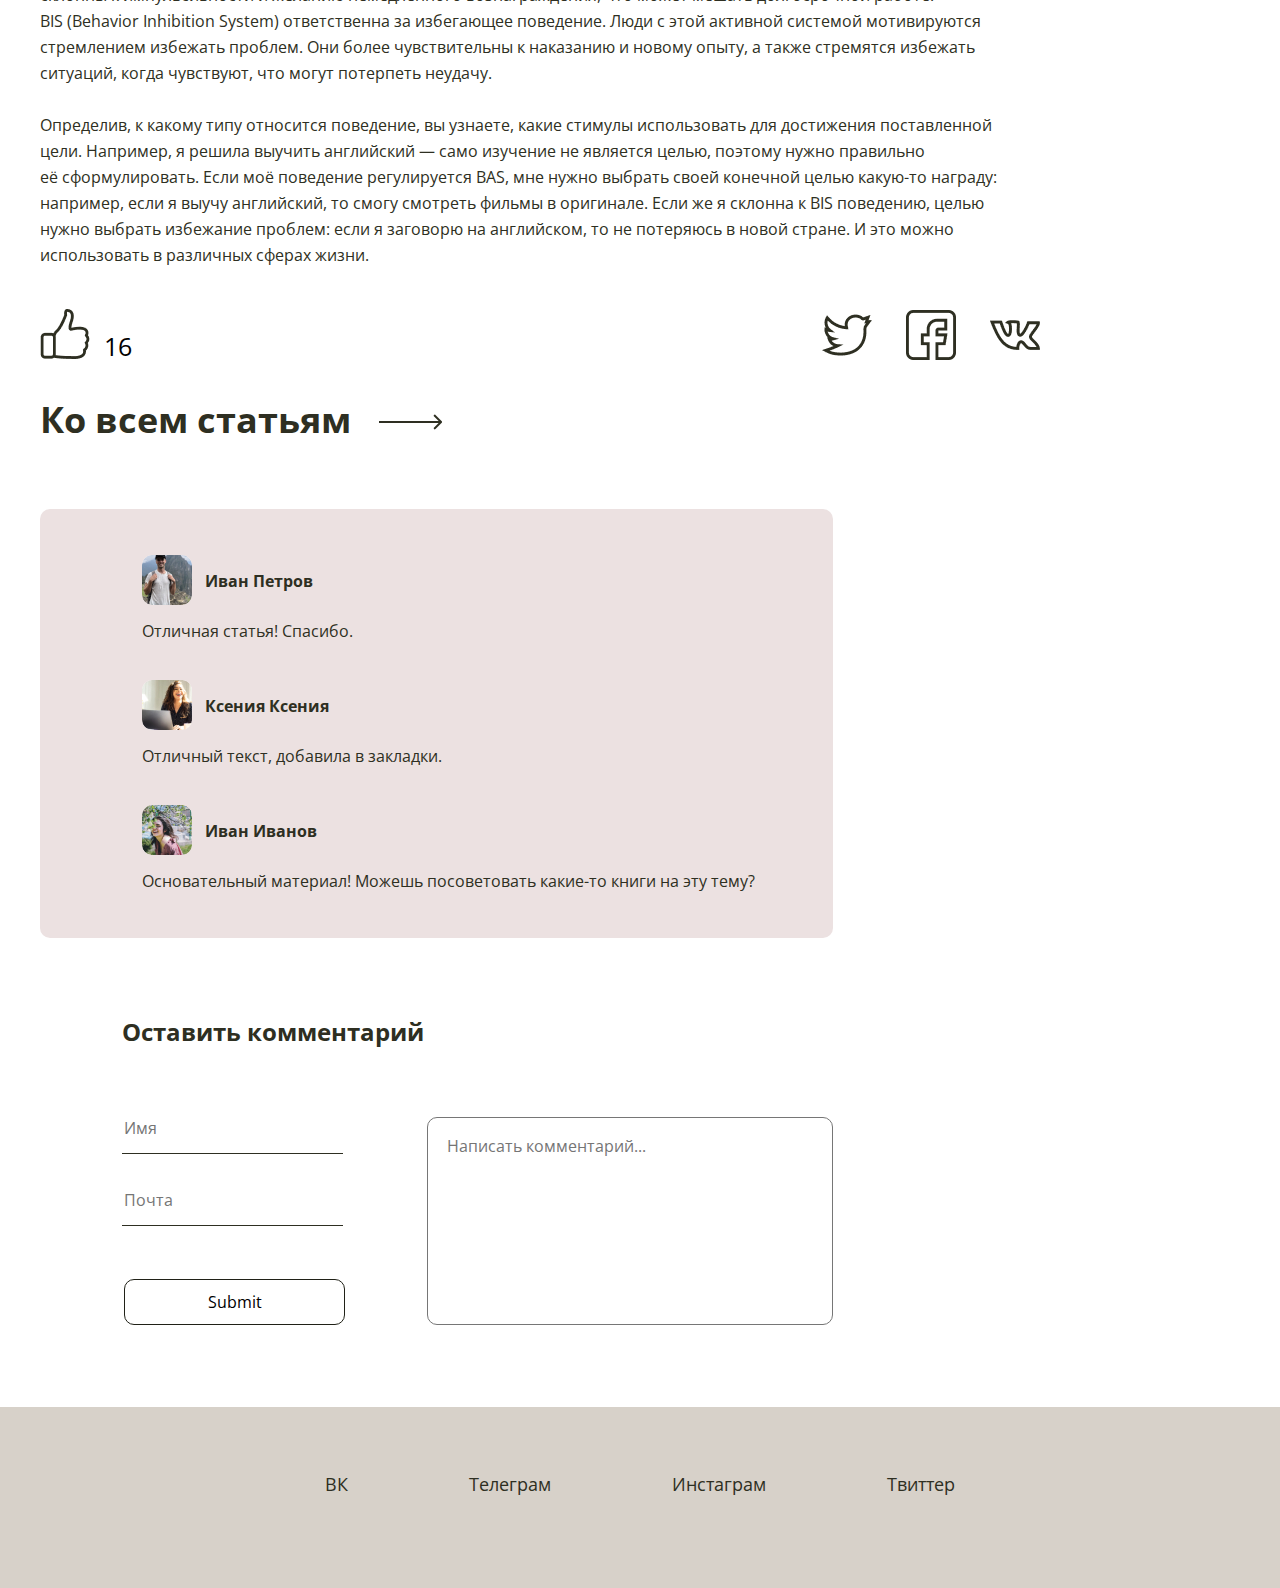
<file: HTMLAcademy/post.html>
<!DOCTYPE html>
<html lang="ru">
	<head>
		<meta charset="UTF-8">
		<link rel="stylesheet" type="text/css" href="style.css">
		<title>Post</title>
		<link href="https://fonts.googleapis.com/css2?family=Open+Sans:ital,wght@0,400;0,700;1,400&family=Spectral+SC:wght@400;700&display=swap" rel="stylesheet">
	</head>
	<body>

		<div class="intro_post">
			<header class="header container">
					<div class="logo"></div>
					<nav class="nav">
						<div class="nav_item"><a href="index.html#articles_section">Статьи</a></div>
						<div class="nav_item"><a href="index.html#about_me">Обо мне</a></div>
						<div class="nav_item"><a href="index.html#portfolio">Портфолио</a></div>
						<div class="nav_item"><a href="index.html#write_me">Написать мне</a></div>
					</nav>
			</header>
		</div>

		<main class="container">
			
			<article class="article_body">
				<div class="content">
					<h2>Как себя мотивировать</h2>
					<div class="article_info">
						<span class="article_tags">
							Теги: путешествия, друзья
						</span>
						<span><time>
							29.09.2020
						</time></span>
					</div>
					<p>
						Расскажу о биопсихологической теории личности Джеффри Грея, которая помогла мне разобраться в работе<br> мотивационных стимулов. Узнала я о ней из книги «Воля и самоконтроль. Как гены и мозг мешают нам бороться<br> с соблазнами» Ирины Якутенко.
					</p>
					<p>
						Согласно этой теории, человеческое поведение контролируют две системы: BAS (Behavior Activation System) и BIS (Behavior Inhibition System), каждая из них обусловлена генетически. Грей использовал её для понимания того, как вознаграждение<br> или наказание связаны с беспокойством и импульсивностью. Самое интересное, что активность этих систем у людей различна. Зная, какая из них доминирует, можно понять, какие стимулы использовать для эффективной мотивации.
					</p>

					<figure>
						<img src="images/post_image.jpg" alt="">
						<figcaption>Моё поведение регулируется больше BAS, поэтому при планировании целей я всегда использую позитивный стимул.</figcaption>
					</figure>

					<p>
						BAS (Behavior Activation System) работает на ощущение позитивных эмоций. Мотивация людей, чье поведение в основном определяется этой системой, направлена на получение вознаграждения. Они стремятся получить одобрение и награду<br> за свои действия. Такие люди более мотивированы в учебе и развитии разных навыков. Однако носители активной BAS склонны к импульсивности и желанию немедленного вознаграждения, что может мешать долгосрочной работе.<br> BIS (Behavior Inhibition System) ответственна за избегающее поведение. Люди с этой активной системой мотивируются стремлением избежать проблем. Они более чувствительны к наказанию и новому опыту, а также стремятся избежать ситуаций, когда чувствуют, что могут потерпеть неудачу.
					</p>
					<p>
						Определив, к какому типу относится поведение, вы узнаете, какие стимулы использовать для достижения поставленной<br> цели. Например, я решила выучить английский — само изучение не является целью, поэтому нужно правильно<br> её сформулировать. Если моё поведение регулируется BAS, мне нужно выбрать своей конечной целью какую-то награду: например, если я выучу английский, то смогу смотреть фильмы в оригинале. Если же я склонна к BIS поведению, целью<br> нужно выбрать избежание проблем: если я заговорю на английском, то не потеряюсь в новой стране. И это можно использовать в различных сферах жизни.
					</p>
				</div>
				<div class="article_icons">
					<button class="like" type="button">
						<span class="likes_number">16</span>
					</button>
					<div class="article_links">
						<span class="link">
							<a href="">
								<img src="images/twitter.png" alt="">
							</a>
						</span>
						<span class="link">
							<a href="">
								<img src="images/facebook.png" alt="">
							</a>
						</span>
						<span class="link">
							<a href="">
								<img src="images/vk.png" alt="">
							</a>
						</span>
					</div>
				</div>
			</article> <!-- article_body -->
			<div class="back">
				<h2><a href="index.html#articles_section">Ко всем статьям</h2></a>
				<a href="index.html#articles_section"><img src="images/arrow.png" alt=""></a>	
			</div>
			

			<section class="comments_section">
				<ul class="comments">
					<li class="comment">
						<img src="images/comment1.jpg" alt="">
						<div class="comment_name">Иван Петров</div>
						<p>Отличная статья! Спасибо.</p>
					</li>
					<li class="comment">
						<img src="images/comment2.jpg" alt="">
						<div class="comment_name">Ксения Ксения</div>
						<p>Отличный текст, добавила в закладки.</p>
					</li>
					<li class="comment">
						<img src="images/comment3.jpg" alt="">
						<div class="comment_name">Иван Иванов</div>
						<p>Основательный материал! Можешь посоветовать какие-то книги на эту тему?</p>
					</li>
				</ul>
				<div class="comment_form">
					<h3>Оставить комментарий</h3>
					<form action="">
						<input type="text" placeholder="Имя" required>
						<input type="email" placeholder="Почта" required>						
						<div class="button">
							<input type="submit" class="submit-button">
						</div>
						<textarea class="textarea" name="comment" placeholder="Написать комментарий..." maxlength="200" minlength="10"></textarea>
					</form>
				</div>
			</section> <!-- comments_section -->

		</main>

		<footer class="footer">
			<div class="footer_links">
				<a href="">ВК</a>
				<a href="">Телеграм</a>
				<a href="">Инстаграм</a>
				<a href="">Твиттер</a>
			</div>
		</footer>
		<script src="form.js"></script>
		<script src="comments.js"></script>
		<script src="like.js"></script>
	</body>
</html>
</file>
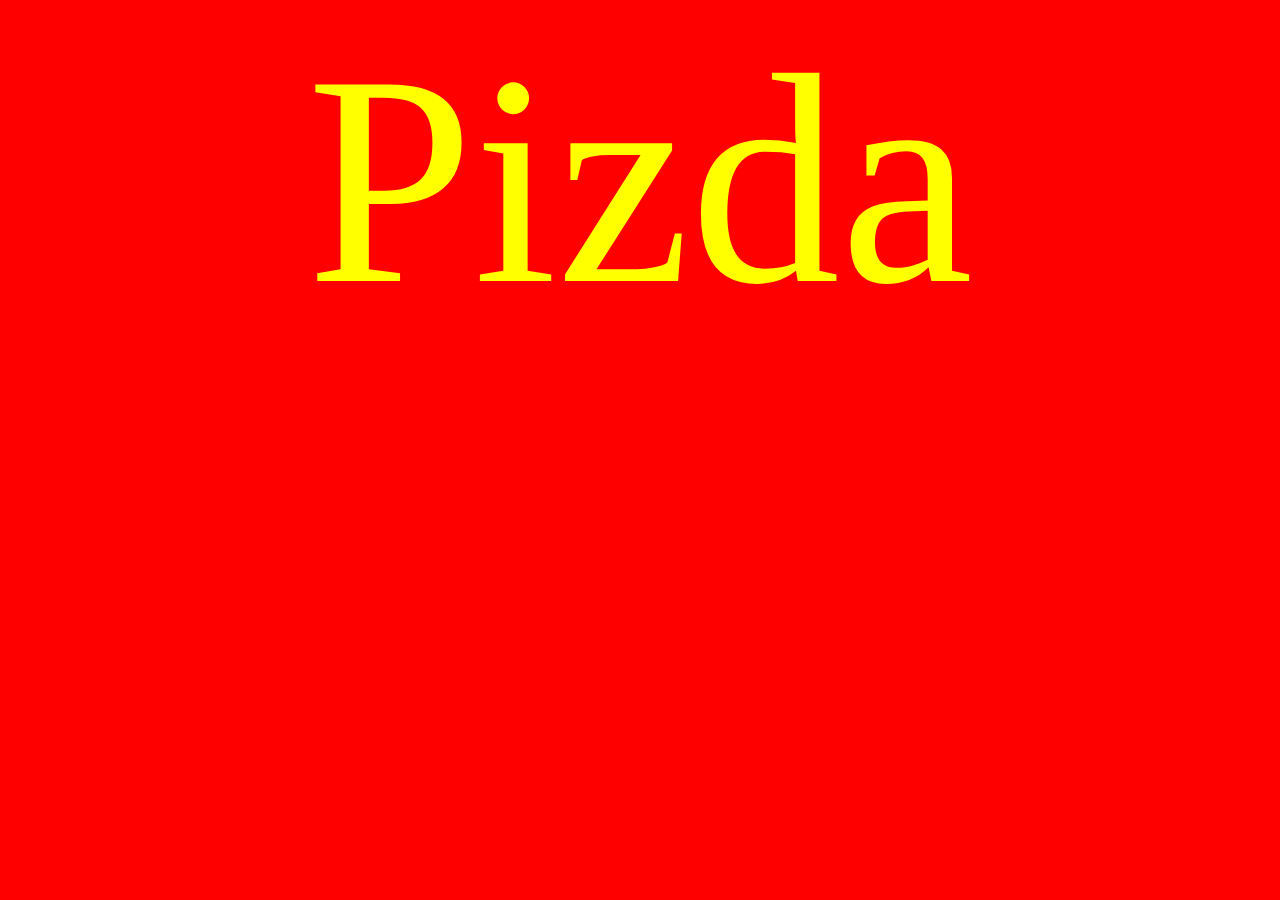
<file: Новая папка (2)/1.html>
<!DOCTYPE html>
<html lang="en">
<head>
    <meta charset="UTF-8">
    <meta http-equiv="X-UA-Compatible" content="IE=edge">
    <meta name="viewport" content="width=device-width, initial-scale=1.0">
    <link rel="stylesheet" href="style.css">
    <title>Document</title>
</head>
<body>
    Pizda
</body>
</html>
</file>
<file: HTMLAcademy/style.css>
body {
	margin: 0;
	font-family: "Open Sans";
	font-size: 16px;
	color: #2e2f22;
}

* {
	box-sizing: border-box;
}

h1, h2, h3, h4, h5, h6, p, figure {
	margin: 0;
}

h1, h2, h3, h4, h5, h6 {
	font-family: Spectral SC;
	font-weight: bold;
}

h2 {
	font-size: 36px;
	line-height: 55px;
}

h3 {
	font-size: 20px;
	line-height: 30px;
}

h4 {
	font-size: 18px;
	line-height: 28px;
}

section {
	margin-top: 85px;
}

.button {
	text-align: center;
	margin-top: 44px;
}

.btn:hover {
	cursor: pointer;
}

.btn {
	width: 224px;
	height: 46px;
	border: 1px solid #202117;
	border-radius: 10px;
	background-color: white;
	font-size: 16px;
	line-height: 22px;
	color: #202117;
	margin: auto;
	text-align: center;
}

blockquote {
	margin: 0;
}


/* Container */


.container {
	width: 100%;
	max-width: 1200px;
	margin: 0 auto;
}


/* Header */


.header {
	display: flex;
	justify-content: space-between;
}

.intro {
	background: url("images/header.jpg") no-repeat;
	min-height: 581px;
	width: 100%;
	background-size: cover;
}

.logo {
	background: url("images/logo.png") no-repeat;
	width: 130px;
	height: 83px;
	margin-top: 4px;
}

.nav {
	display: flex;
	margin-top: 33px;
	font-size: 18px;
	line-height: 25px;
}

.nav_item {
	margin-left: 83px;
	width: auto;
	white-space: nowrap;
}

.nav_item a {
	text-decoration: none;
	color: #2E2F22;
}

.nav_item a:hover {
	text-decoration: underline;
}

.intro_post {
	background: url("images/post_header.jpg") no-repeat;
	min-height: 581px;
	width: 100%;
	background-size: cover;
}


/* Articles */


.hidden {
	display: none;
}

.articles_header {
	display: flex;
	justify-content: space-between;
}

.select:hover {
	cursor: pointer;
}

.select {
	width: 203px;
	height: 46px;
	background-color: #D7D1C9;
	border-radius: 10px;
	font-family: "Open Sans";
	font-size: 16px;
	color: #2e2f22;
	border: none;
	padding: 10px;
	line-height: 22px;
}

.articles {
	display: flex;
	justify-content: space-between;
	flex-wrap: wrap;
	margin-top: 49px;
}

.articles a {
	text-decoration: none;
	color: inherit;
}

.articles a:hover {
	text-decoration: underline;
}

.article_item {
	width: 387px;
	flex-grow: 1;
	margin: 0 0 58px 16px;
	position: relative;	
}

.article_item:first-child,
.article_item:nth-child(4) {
	margin-left: 0;
}

.article_item h3,
.article_item h4 {
	margin-top: 23px;
}

.article_item:last-child {
	margin-left: 20px;
}

.article_description {
	margin: 8px 0 12px 0;
	line-height: 26px;
	width: 357px;
}

.article_info {
	display: flex;
	justify-content: space-between;
	width: 387px;
	color: rgba(46, 47, 34, 0.7);
	line-height: 26px;
}

.article_item:nth-child(4) h3,
.article_item:nth-child(4) p,
.article_item:nth-child(4) div,
.article_item:last-child h3,
.article_item:last-child p,
.article_item:last-child div {
	position: absolute;
	color: #FFFFFF;
	left: 82px;
}

.article_item:nth-child(4) h3,
.article_item:last-child h3 {
	bottom: 165px;
	left: 82px;
	margin: 0;
}

.article_item:nth-child(4) p,
.article_item:last-child p {
	bottom: 101px;
	font-size: 18px;
	line-height: 28px;
	width: 420px;
	margin: 0;
}

.article_item:nth-child(4) div,
.article_item:last-child div {
	bottom: 62px;
	opacity: 0.7;
	width: 428px;
}


/* About Me */

.about_me h2 {
	text-align: center;
}

.about_img {
	margin: 49px 40px 0 0;
	float: left;
}

.about_text {
	margin-top: 91px;
	line-height: 26px;
    padding-right: 25px;
}

.about_text p {
	margin-bottom: 26px;
}

.about_text a {
	color: inherit;
}

blockquote {
	font-family: "Open Sans";
	font-style: italic;
	font-size: 30px;
	line-height: 40px;
	margin-top: 100px;
	width: 1200px;
}

blockquote::before {
	content: "";
	border-left: 3px solid #D7D1C9;
	position: relative;
    right: 22px;
    padding: 25px 0 146px 0;
}


/* Portfolio */


.portfolio h2 {
	text-align: center;
	margin-top: 113px;
}

.posts {
	display: flex;
	justify-content: space-between;
}

.post {
	margin: 46px 10px 0 0;
	position: relative;
	display: flex;
	flex-direction: column;
	align-items: center;
	text-align: center;
}

.post:nth-child(2) {
	color: #ffffff;
}

.post:last-child {
	margin-right: 0;
}

.posts h3,
.posts h4,
.posts p {
	position: absolute;
}


.posts h3 {
	top: 141px;
}

.posts h4 {
	top: 215px;
}

.posts p {
	top: 289px;
	line-height: 26px;
}

.post:first-child p {
	top: 259px;
}

.portfolio .btn {
	text-transform: uppercase;
}

.portfolio .button {
	margin-top: 98px;
}


/* Write me */


.write_me h2 {
	text-align: center;
}

.write_me_form {
	background: url("images/form.jpg") no-repeat;
	margin: 0 auto;
	margin-top: 48px;
	width: 996px;
	height: 637px;
	position: relative;
	margin-bottom: 81px;
}

.write_me_form label {
	position: absolute;
}

.write_me_form input,
.write_me_form textarea {
	background: rgba(255, 255, 255, 0.4);
	border: 1px solid #202117;
	border-radius: 10px;
	width: 407px;
	height: 63px;
	font-family: "Open Sans";
	font-size: 16px;
	line-height: 22px;
	padding: 19px;
}

.write_me_form textarea {
	width: 837px;
	height: 293px;
	resize: none;
}

.write_me_form h4 {
	margin-bottom: 11px;
}

.name {
    top: 53px;
    left: 81px;
}

.email {
	top: 53px;
	right: 81px;
}

.message {
	top: 177px;
    right: 78px;
}

.button input {
	width: 224px;
	height: 46px;
	padding: 0;
    text-transform: uppercase;
    background: rgba(255, 255, 255, 0);
}

.button input:hover {
	cursor: pointer;
}

.write_me_form .button {
	position: absolute;
	top: 485px;
    left: 386px;
}

.warning {
	color: red;
}

/* Footer */


.footer {
	background: #D7D1C9;
	min-height: 181px;
}

.footer_links {
	display: flex;
	justify-content: space-between;
	width: 630px;
    margin: 0 auto;
    padding-top: 65px;
}

.footer a {
	text-decoration: none;
	color: #2E2F22;
	font-size: 18px;
	line-height: 25px;
}

/* Article */


.article_body {
	width: 1000px;
}

.article_body .article_info {
	width: 316px;
	line-height: 40px;
	margin-bottom: 42px;
}

.article_body p {
	margin-bottom: 26px;
    line-height: 26px;
}

.article_body figure {
	margin-top: 40px;
	margin-bottom: 35px;
}

figcaption {
	font-size: 14px;
	line-height: 35px;
}

.like {
	border: 0;
	background: url("images/like.png");
	margin-top: 15px;
	width: 50px;
	height: 50px;
	position: relative;
}

.added {
	background: url("images/like_added.png");
}

.like span {
	position: absolute;
	top: 20px;
    left: 64px;
    font-size: 25px;
    font-family: "Open Sans";
}

.like:hover {
	cursor: pointer;
}

.article_icons {
	display: flex;
	justify-content: space-between;
}

.article_links {
	margin-top: 16px;
}

.link {
	margin-left: 34px;
}

.link a {
	text-decoration: none;
	font-size: 0;
}

.back {
	margin-top: 30px;
}

.back img {
	margin-left: 24px;
    margin-bottom: 3px;
}

.back a {
	text-decoration: none;
	color: inherit;
}

.back a:hover {
	text-decoration: underline;
}

.back h2 {
	font-family: "Open Sans";
	line-height: 49px;
	font-weight: bold;
	display: inline;
}


/* Comments */


.comments_section {
	margin-top: 65px;
	width: 793px;
	margin-bottom: 82px;
}

.comment img {
	border-radius: 10px;
	float: left;
}

.comment {
	list-style: none;
}

.comment_name {
	font-weight: bold;
	font-size: 16px;
	line-height: 22px;
	padding: 15px;
    margin-left: 48px;
    margin-bottom: 13px;
}

.comments {
	min-height: 429px;
	background: #ece1e1;
	border-radius: 10px;
	display: flex;
	flex-direction: column;
	justify-content: space-between;
	padding: 46px 0 46px 102px;
}

.comment_form {
	margin-top: 77px;
    margin-left: 82px;
}

.comment_form form {
	display: flex;
    flex-direction: column;
    justify-content: space-between;
    flex-wrap: wrap;
    position: relative;
}

.comment_form input {
	border: none;
	border-bottom: 1px solid #2E2F22;
	margin-top: 34px;
    width: 221px;
    font-size: 16px;
	line-height: 22px;
	font-family: Open Sans;
	padding-bottom: 14px;
}

.comment_form textarea {
	width: 406px;
	height: 208px;
	border-radius: 10px;
	align-self: flex-end;
    position: absolute;
    top: 35px;
    font-size: 16px;
	line-height: 22px;
	font-family: Open Sans;
	padding: 17px 19px;
	resize: none;
}

.comment_form .button input {
	border: 1px solid #202117;
	border-radius: 10px;
	text-transform: none;
	padding: 0;
}

.comment_form .button {
	margin: 0;
	margin-top: 19px;
	width: 225px;
}

.comments_section h3 {
	font-size: 24px;
	line-height: 33px;
	font-family: "Open Sans";
	margin-bottom: 34px;
}
</file>
<file: Sprint/style.css>
body {
  margin: 0;
  min-width: 960px;
  font-family: "Montserrat", "Helvetica", "Arial", sans-serif;
  font-size: 16px;
  line-height: 32px;
  color: #222222;
  background-color: #f2f4f6;
  background-image: url("img/hero-bg.jpg");
  background-repeat: no-repeat;
  background-position: top center;
}

.container {
  max-width: 928px;
  margin: 0 auto;
  padding: 0 16px;
}

.page-header {
  margin: 0 0 160px;
  padding: 32px 0 32px;
}

.page-header .container,
.page-footer .container {
  max-width: 1408px;
  text-align: right;
}

.page-header a {
  margin-left: 56px;
  color: #288be6;
  text-decoration: none;
  background-repeat: no-repeat;
  background-position: left;
}

.header-email {
  padding-left: 30px;
  background-image: url("img/icon-email-header.svg");
}

.header-phone {
  padding-left: 25px;
  background-image: url("img/icon-phone-header.svg");
}

.hero-image {
  margin-bottom: 620px;
}

.hero-image .container {
  max-width: 1408px;
  text-align: center;
}

.heading {
  margin: 0 0 16px;
  font-family: "Old Standard TT", "Times", "Times New Roman", serif;
  font-size: 88px;
  line-height: 96px;
  font-weight: 400;
}

.hero-image p {
  margin: 0;
  font-size: 32px;
  line-height: 48px;
}

.intro {
  margin: 0 0 120px;
}

.subheading {
  margin: 0 0 56px;
  font-family: "Old Standard TT", "Times", "Times New Roman", serif;
  font-size: 64px;
  line-height: 80px;
  font-weight: 400;
  text-align: center;
}

.user-image {
  margin: 0 0 32px;
  text-align: center;
}

.intro h3,
.portfolio h3 {
  margin: 0 0 12px;
  font-size: 28px;
  line-height: 40px;
  font-weight: 500;
}

.intro p {
  margin: 0 0 32px;
}

.skills-list {
  margin: 0;
  padding: 0;
}

.skills-list dt {
  padding-left: 32px;
  background-repeat: no-repeat;
  background-position: left;
}

.skill-html {
  background-image: url("img/icon-html.svg");
}

.skill-css {
  background-image: url("img/icon-css.svg");
}

.level {
  margin: 4px 0 16px;
  padding: 0;
  height: 14px;
  font-size: 0;
  background-color: #ffffff;
  border: 1px solid #86c3fa;
  border-radius: 8px;
}

.level div {
  margin: 1px;
  height: 12px;
  background-color: #288be6;
  border-radius: 6px;
}

.portfolio {
  margin: 0 0 120px;
}

.projects {
  margin: 0;
  padding: 0;
  list-style: none;
}

.projects li {
  margin: 0 0 80px;
}

.project-image {
  margin: 0 0 24px;
  text-align: center;
}

.projects p {
  margin: 0 0 24px;
}

.button {
  padding: 6px 20px;
  display: inline-block;
  vertical-align: baseline;
  text-decoration: none;
  text-transform: uppercase;
  border-radius: 4px;
  background-color: #288be6;
  color: #ffffff;
}

.page-footer {
  padding: 40px 0;
  background-color: #00417d;
}

.page-footer a {
  margin-left: 56px;
  color: #ffffff;
  text-decoration: none;
  background-repeat: no-repeat;
  background-position: left;
}

.footer-email {
  padding-left: 30px;
  background-image: url("img/icon-email-footer.svg");
}

.footer-phone {
  padding-left: 25px;
  background-image: url("img/icon-phone-footer.svg");
}

.main-menu {
  list-style: none;
  text-align: left;
  position: absolute;
  top: 17px;
}

.main-menu li {
  display: inline;
}

.main-menu a {
  color: black;
}

.main-menu a:hover {
  text-decoration: underline;
}
</file>
<file: zaverstaiu3/style.css>
/*Global*/

* {
    box-sizing: border-box;
}

ul, h1, h2, h3, h4, h5, h6, p {
    margin: 0;
    padding: 0;
}

body {
    font-family: 'Montserrat', sans-serif;
    font-size: 18px;
    line-height: 30px;
    color: #533738;
    background-color: #EFE6E4;
    margin: 0;
}

.section {
    width: 1200px;
    margin: 0 auto;
}

button {
    border: none;
    background-color: inherit;
}

button:focus,
input:focus {
    outline: none;
}

h2 {
    font-weight: normal;
    font-size: 40px;
    line-height: 50px;
    text-align: center;
    padding-top: 65px;
    margin-bottom: 40px;
    text-transform: uppercase;
}

.container {
    max-width: 1200px;
    margin: 0 auto;
    display: flex;
}


/*Header*/


.header {
    position: absolute;
    display: flex;
    justify-content: space-between;
    top: 39px;
    right: 0;
    left: 0;
    text-align: center;
    margin-left: 124px;
    margin-right: 102px;
    font-size: 16px;
    line-height: 20px;
}

.logo {
    width: max-content;
    margin: 0;
    margin-right: 55px;
}

.header a {
    text-decoration: none;
    color: #533738;
    transition: .3s;
}

.header a:hover {
    color: rgb(199, 184, 161);
}

.company::before {
    content: "";
    width: 30px;
    height: 30px;
    background: url("img/logo.png") no-repeat;
    position: absolute;
    left: -25px;
    top: -3px;
}

.company {
    font-size: 16px;
    line-height: 20px;
    position: relative;
}

.nav {
    display: flex;
    gap: 29px;
}


/* Intro */


.intro {
    background: url("img/header_bg.jpg") no-repeat center;
    background-size: cover;
    height: 715px;
    padding-top: 152px;
    padding-left: 184px;
}

.intro_title {
    font-weight: normal;
    font-size: 50px;
    line-height: 62px;
    width: 534px;
}

.intro_article {
    width: 410px;
    margin-top: 20px;
}

.request_btn {
    background-color: #CC8B86;
    width: 309px;
    height: 74px;
    display: inline-block;
    text-align: center;
    margin-top: 25px;
    font-weight: 500;
    font-size: 20px;
    line-height: 74px;
    text-decoration: none;
    color: #533738;
    transition: .5s;
}

.request_btn:hover {
    color: whitesmoke;
    box-shadow: 0px 0px 22px 6px #CC8B86;
}


/*About us*/


.about_us {
    margin: 0 182px;
    position: relative;
    height: 576px;
}

.about_us p {
    margin-bottom: 30px;
}

.about_us_content {
    margin-left: 63px;
}

.statistics {
    width: 100%;
    background-color: #8D7370;
    color: white;
    font-weight: 500;
    font-size: 30px;
    line-height: 37px;
    text-align: center;
    padding: 81px 181px;
    margin-top: 65px;
}

.about_us .container {
    justify-content: space-between;
}

.statistics .container {
    justify-content: space-between;
    max-width: 1040px;
}

.stat_item div:first-child {
    font-size: 50px;
    line-height: 74px;
    font-weight: normal;
}


/*Our Works*/


.our_works .container {
    display: block;
}

.works_title {
    text-align: left;
}

.works {
    display: flex;
    gap: 20px;
    flex-wrap: wrap;
}

.works_item {
    position: relative;
}

.works_content {
    position: absolute;
    top: 0;
    left: 0;
    background-color: rgba(100, 72, 69, 0.8);
    height: 451px;
    display: flex;
    flex-direction: column;
    justify-content: center;
    opacity: 0;
    transition: .5s;
}

.works_item_title {
    font-weight: 500;
    font-size: 30px;
    line-height: 37px;
    text-align: center;
    color: #FFFFFF;
    padding: 0 109px;
}

.works_text {
    font-size: 18px;
    line-height: 30px;
    color: #FFFFFF;
    padding: 35px;
    padding-top: 20px;
}

.works_item:hover .works_content {
    opacity: 1;
}

.view_more {
    text-align: center;
    margin-top: 31px;
}

.view_more_btn {
    position: relative;
    font-weight: 500;
    font-size: 30px;
    line-height: 37px;
    color: #533738;
    padding-right: 76px;
    transition: .5s;
    font-family: 'Montserrat', sans-serif;
}

.view_more_btn::after {
    content: "";
    width: 63px;
    height: 30px;
    background: url("img/arrow.png") no-repeat;
    position: absolute;
    right: 3px;
    top: 12px;
    transition: .5s;
}

.view_more_btn:hover {
    cursor: pointer;
    color: #9b7879;
}

.view_more_btn:hover::after {
    right: -13px;
}


/* Team */


.team {
    margin-top: 65px;
    background-color: #E2C4BA;
    padding-bottom: 80px;
}

.team_members {
    display: flex;
    margin: 0 82px;
    justify-content: space-between;
}

.team_item {
    width: 320px;
}

.team_title {
    padding-top: 50px;
}

.how_title {
    padding-top: 35px;
}

.team .container {
    display: block;
}

.work_points {
    display: flex;
    justify-content: space-between;
    text-align: center;
}

.point_item {
    width: 285px;
}

.point_item:hover .point_number {
    box-shadow: 0px 0px 10px 5px #8D7370;
}

.point_number {
    padding: 20px;
    background-color: #8D7370;
    border-radius: 50%;
    width: 70px;
    margin: 0 auto;
    font-size: 30px;
    color: #fff;
    margin-bottom: 20px;
    transition: .5s;
}

@media screen and (min-width: 1600px) {
    .team .container,
    .reviews .container {
        max-width: 1400px;
    }
}


/* Reviews */

.reviews {
    margin-bottom: 41px;
}

.reviews .container {
    justify-content: space-between;
    align-items: center;
}

.arrow {
    width: 72px;
    margin-right: 81px;
    height: 72px;
    background: url("img/arrow2.png") no-repeat center #CC8B86;
    border-radius: 50%;
    transition: .5s;
}

.arrow:hover {
    box-shadow: 0px 0px 10px 5px #CC8B86;
}

.left {
    transform: rotate(180deg);
    margin-left: 81px;
    margin-right: 0;
}

.review_item {
    display: flex;
    width: 834px;
    align-items: center;
}

.review p {
    margin-bottom: 28px;
}

.review_image {
    margin-left: 20px;
    margin-bottom: 15px;
}

.author {
    margin-bottom: 28px;
}


/* Request */

.request {
    background-color: #8D7370;
}

.request_title {
    color: #FFFFFF;
    padding-top: 50px;
    text-align: left;
    margin-bottom: 20px;
}

.request_form {
    margin-left: 82px;
}

.request_description {
    color: #FFFFFF;
    opacity: 0.6;
    margin-bottom: 48px;
}

.input::placeholder {
    color: #F6EDE9;
    transition: .2s linear;
}

.input {
    color: #FFFFFF;
    width: 508px;
    height: 35px;
    margin-bottom: 33px;
    border: none;
    background-color: transparent;
    border-bottom: 1px solid #FFFFFF;
    transition: .5s;
    font-family: 'Montserrat', sans-serif;
    font-size: 18px;
    line-height: 30px;
}

.input:focus {
    border-bottom: 1px solid #E2C4BA;
}

.input:focus::placeholder {
    color: transparent;
}

.request .request_btn {
    margin-top: 0;
    cursor: pointer;
    font-family: 'Montserrat', sans-serif;
}

.map {
    margin-bottom: -9px;
}


/* Footer */


.footer {
    padding: 37px 0;
}

.footer a {
    text-decoration: none;
    color: #533738;
    transition: .3s;
    margin-right: 42px;
}

.footer a:hover {
    color: rgb(199, 184, 161);
}

.address {
    margin-right: 379px;
}
</file>
<file: Новая папка (2)/style.css>
body {
    background: red;
    font-size: 300px;
    color: yellow;
    text-align: center;
    vertical-align: middle;
}
a  {
    color:yellow;
    font-size: 300px;
    color: yellow;
    text-align: center;
    vertical-align: middle;
    text-decoration: none;
}
a:hover {
    text-decoration: underline;
}
</file>
<file: Sprint/source/project/style.css>
body {
  padding: 0;
  font-family: "Arial", sans-serif;
  font-size: 14px;
  line-height: 18px;
  color: #000000;
  background: #ffffff url("img/keks-background.jpg") no-repeat 50% 0;
}

h1 {
  width: 260px;
  font-family: "Georgia", serif;
  font-size: 36px;
  line-height: 36px;
}

h2 {
  padding-bottom: 12px;
  border-bottom: 1px solid #cccccc;
}

.site-header {
  margin-bottom: 30px;
}

.skills-item {
  margin-bottom: 15px;
  padding-left: 20px;
  border-left: 10px solid #c4c4c4;
  color: #999999;
}

.standart {
  border-color: #ffc5b3;
  color: #666666;
}

/* Добавьте правило ниже */

.vip {
  border-color: #ff5a26;
  color: #000000;
}

.container {
  width: 480px;
  margin: 0 auto;
}

.site-header img {
  display: block;
  margin: 0 auto;
}

.features {
  margin-bottom: 30px;
}

.features p {
  display: inline-block;
  vertical-align: top;
  width: 30%;
  margin: 0 5px;
  text-align: center;
  background-repeat: no-repeat;
  background-position: center top;
}

.feature-kitten {
  padding-top: 60px;
  background-image: url("img/bottle.svg");
}

.feature-cat {
  padding-top: 60px;
  background-image: url("img/cat.svg");
}

.feature-train {
  padding-top: 60px;
  background-image: url("img/whistle.svg");
}

.skills-list {
  padding: 0;
  list-style: none;
}

.site-footer {
  display: flex;
  justify-content: space-between;
  color: #999999;
}
</file>
